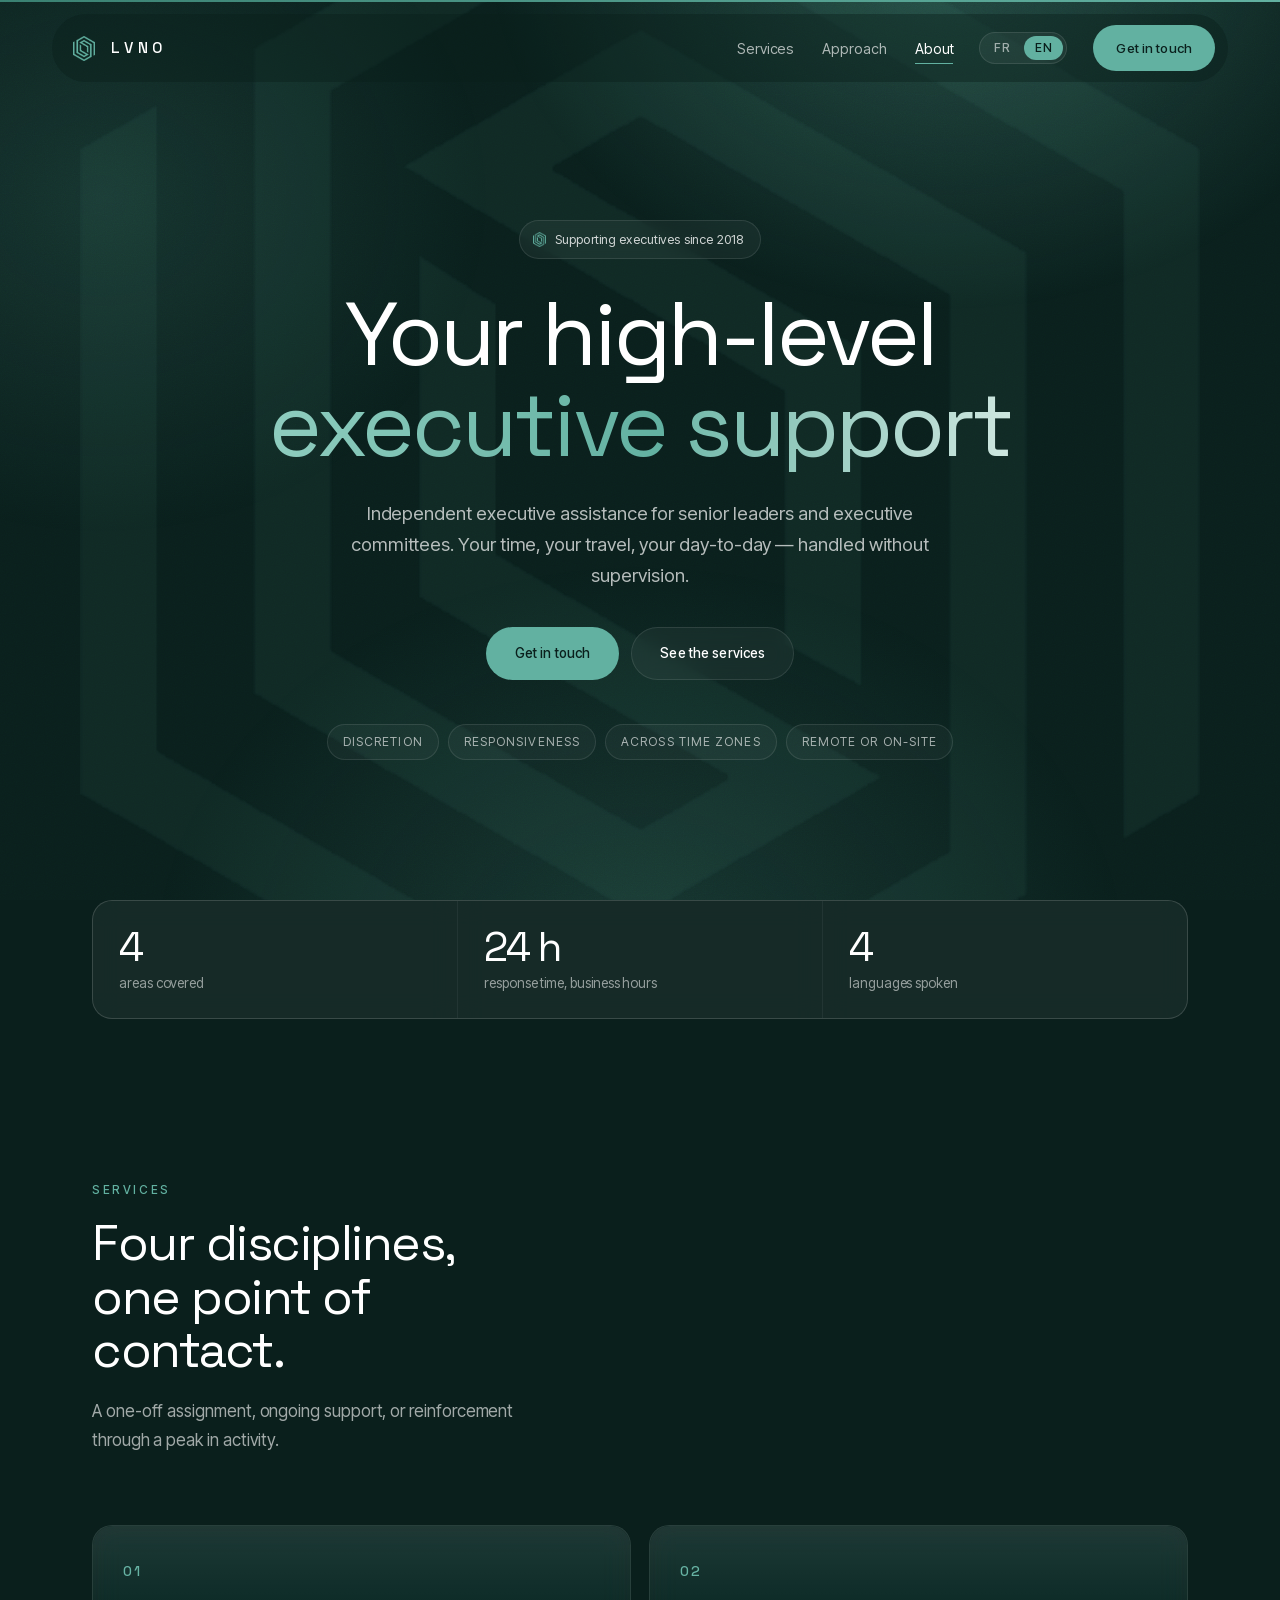
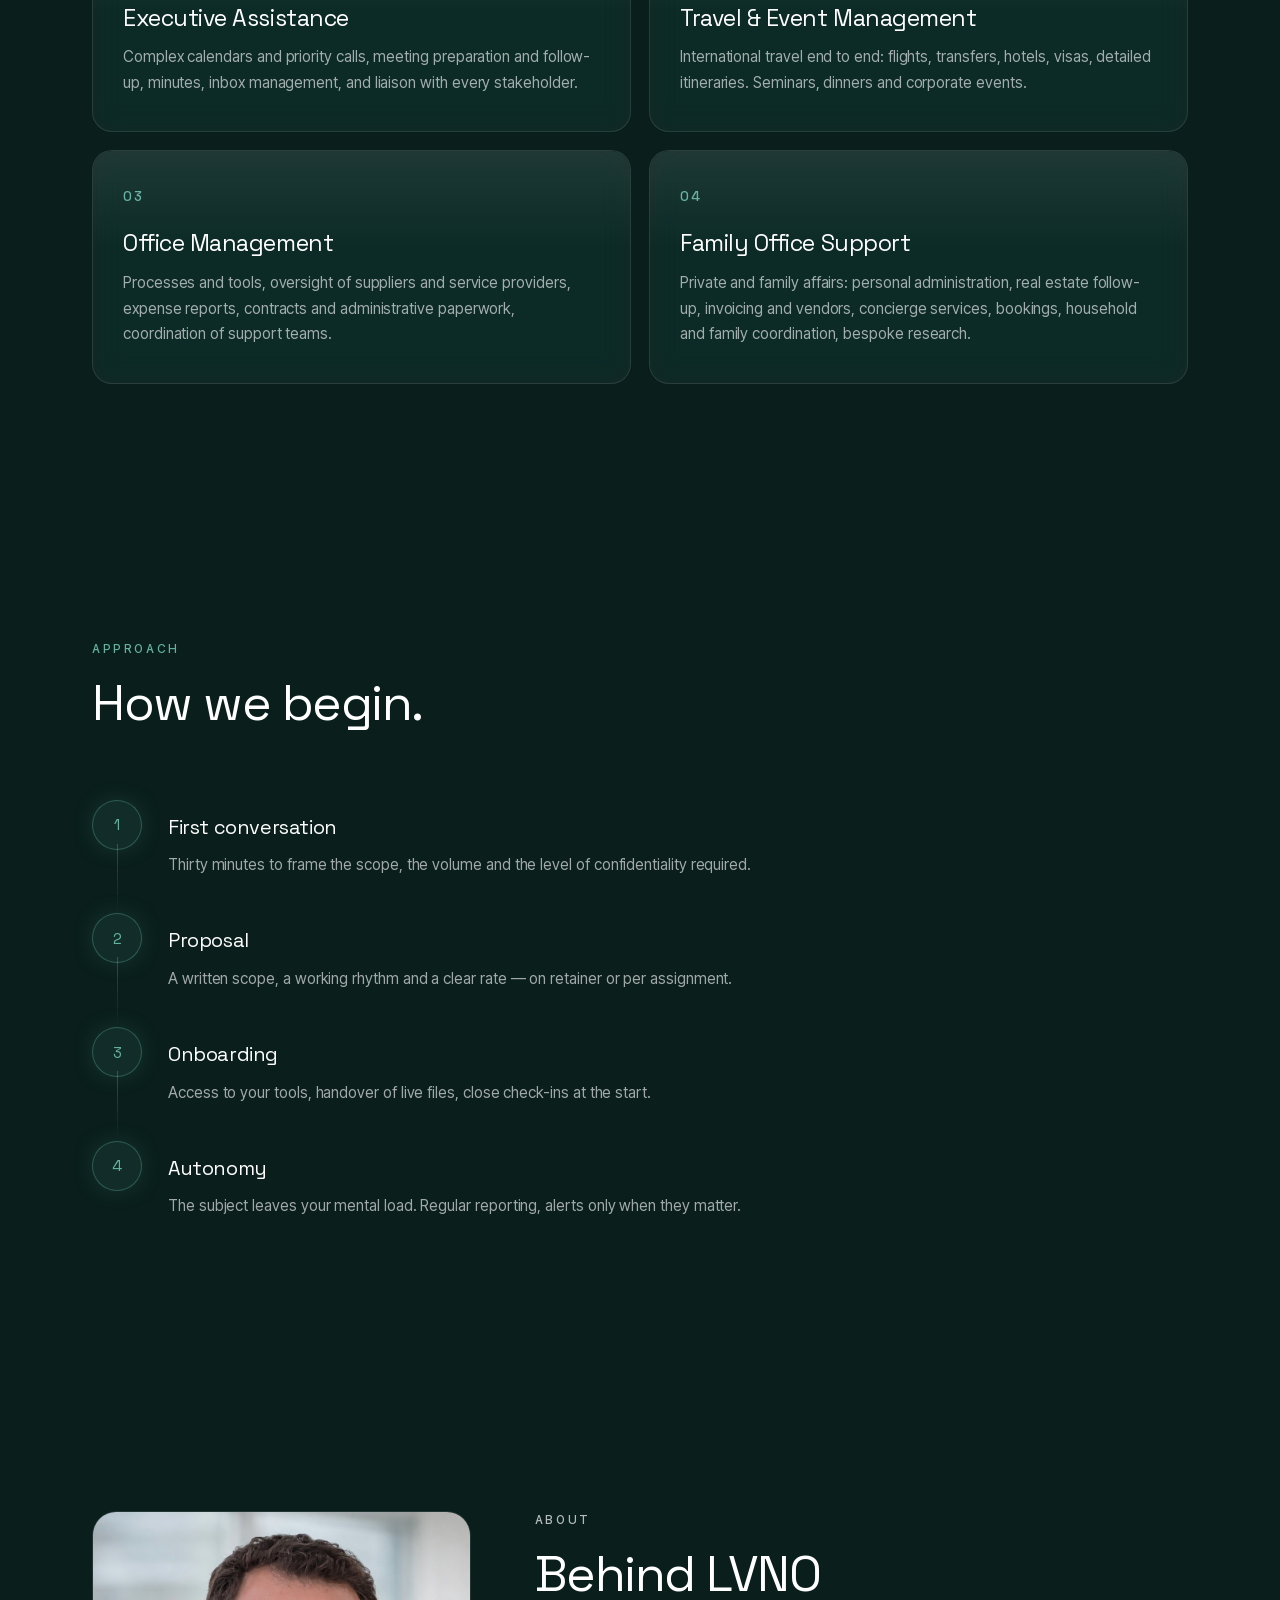
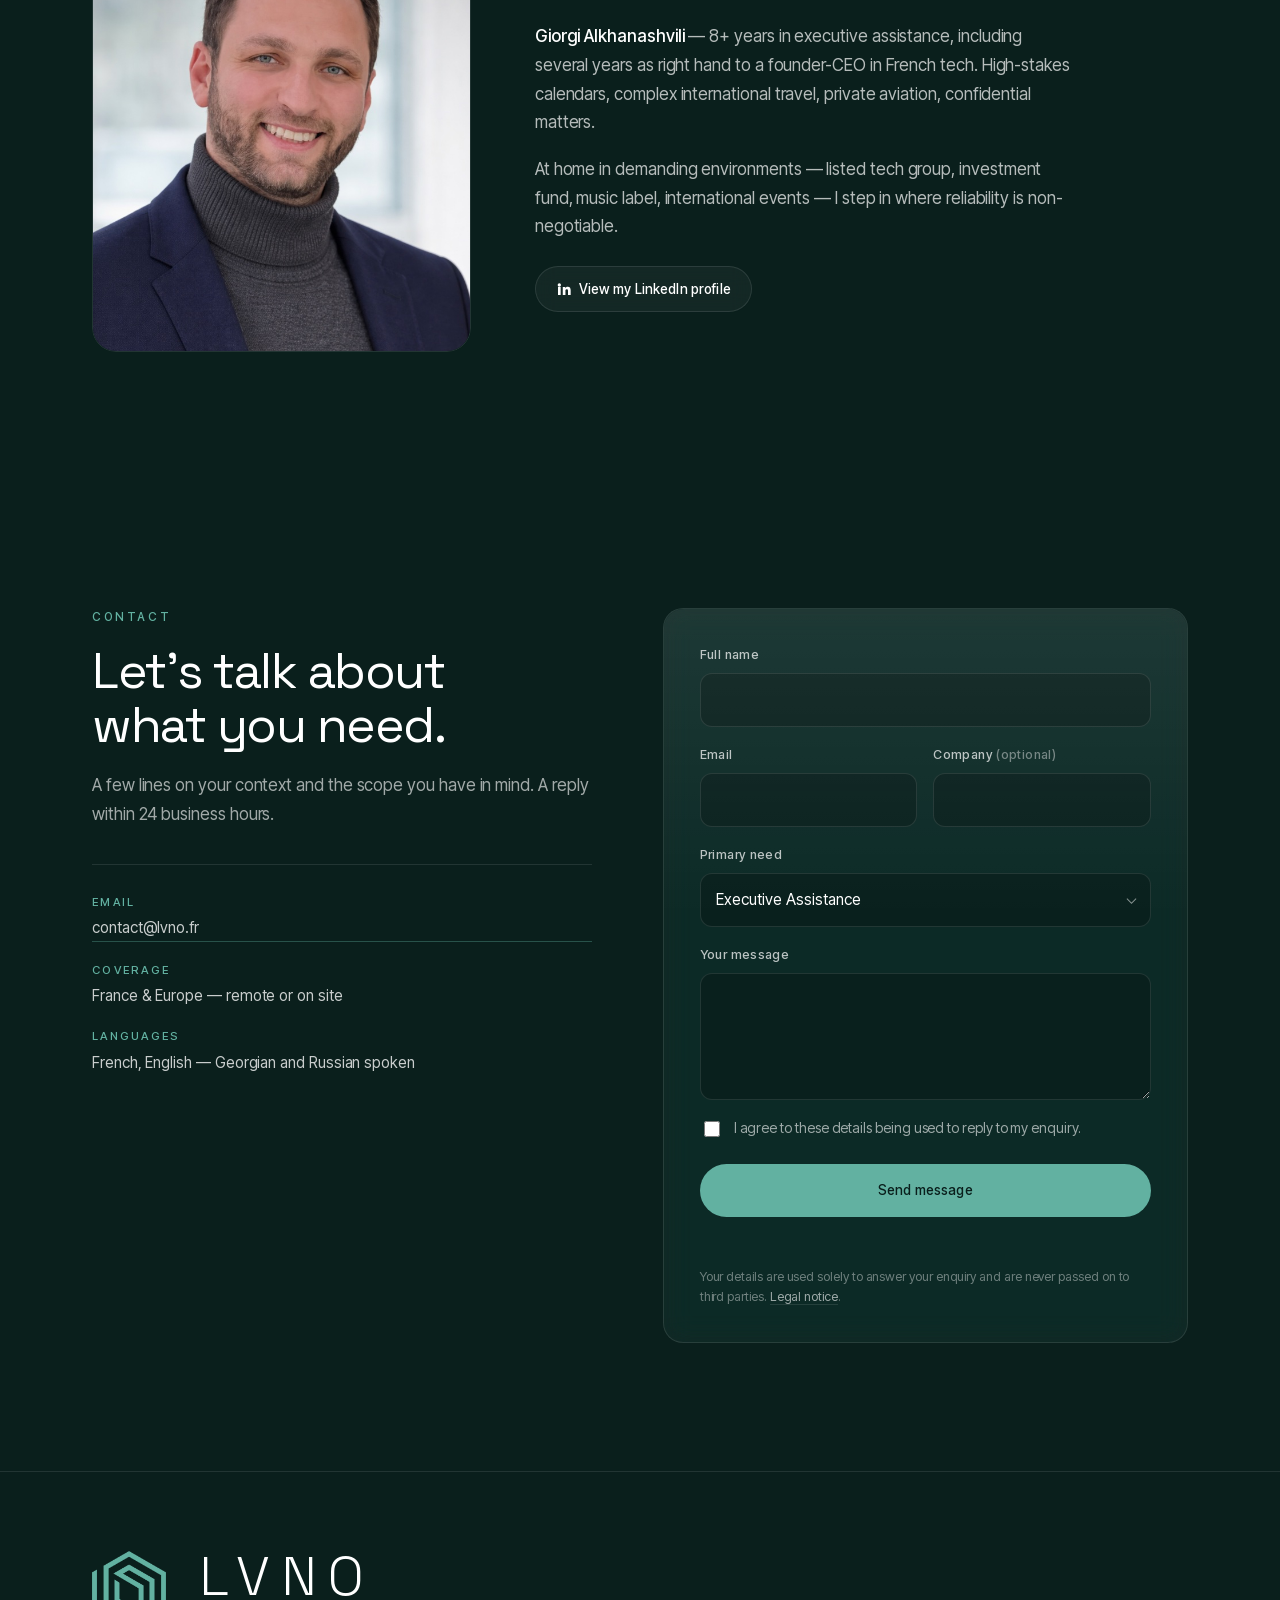
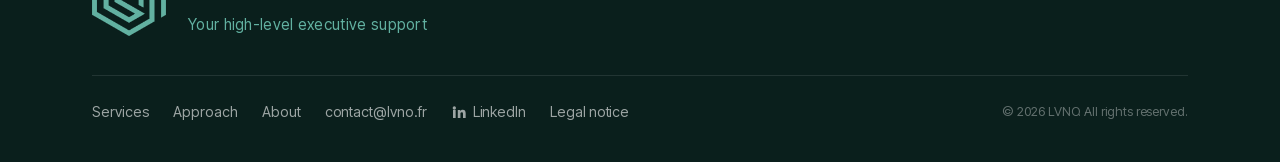
<file: index.html>
<!DOCTYPE html>
<html lang="en">
<head>
<meta charset="utf-8">
<meta name="viewport" content="width=device-width, initial-scale=1">
<title>LVNO — Your high-level executive support</title>
<meta name="description" content="LVNO — premium executive assistance for senior leaders and executive committees. High-stakes calendars, international travel, office management, family office support.">
<meta name="theme-color" content="#0A1F1C">
<link rel="canonical" href="https://lvno.fr/">
<link rel="alternate" hreflang="fr" href="https://lvno.fr/fr/">
<link rel="alternate" hreflang="en" href="https://lvno.fr/">
<link rel="alternate" hreflang="x-default" href="https://lvno.fr/">

<meta property="og:type" content="website">
<meta property="og:url" content="https://lvno.fr/">
<meta property="og:site_name" content="LVNO">
<meta property="og:title" content="LVNO — Your high-level executive support">
<meta property="og:description" content="Premium executive assistance for senior leaders and executive committees. Absolute discretion, unwavering standards.">
<meta property="og:locale" content="en_GB">
<meta property="og:locale:alternate" content="fr_FR">

<link rel="icon" href="/assets/img/favicon.png" sizes="180x180">
<link rel="apple-touch-icon" href="/assets/img/favicon.png">
<link rel="preload" href="/assets/fonts/inter-tight-latin.woff2" as="font" type="font/woff2" crossorigin>
<link rel="preload" href="/assets/fonts/space-grotesk-latin.woff2" as="font" type="font/woff2" crossorigin>
<link rel="stylesheet" href="/assets/css/base.css">
<link rel="stylesheet" href="/assets/css/style.css">

<script>
  /* Anglais par défaut pour tous les visiteurs : aucune détection de la langue
     du navigateur, nulle part dans le site. On ne bascule que si le visiteur a
     lui-même cliqué FR plus tôt dans la même visite. Un robot d'indexation,
     qui ne conserve rien, voit donc toujours l'anglais à la racine. */
  (function () {
    try {
      if (sessionStorage.getItem('lvno-lang') === 'fr') {
        location.replace('/fr/');
      }
    } catch (e) { /* stockage indisponible : on reste en anglais */ }
  })();
</script>

<script>
  /* Posé avant le premier rendu : sans cela le hero apparaîtrait une fraction
     de seconde avant d'être recouvert par l'intro. Volontairement en ligne et
     bloquant — trois lignes. Si le JavaScript est absent, la classe n'est pas
     posée et le site s'affiche normalement, sans intro. */
  (function () {
    try {
      if (window.matchMedia('(prefers-reduced-motion: reduce)').matches) { return; }
      if (sessionStorage.getItem('lvno-intro') === '1') { return; }
      document.documentElement.classList.add('intro-pending');
    } catch (e) { /* stockage indisponible : pas d'intro, rien de cassé */ }
  })();
</script>

<script type="application/ld+json">
{
  "@context": "https://schema.org",
  "@type": "ProfessionalService",
  "name": "LVNO",
  "description": "Premium executive assistance for senior leaders and executive committees.",
  "url": "https://lvno.fr/",
  "email": "contact@lvno.fr",
  "telephone": "+33695592948",
  "areaServed": "Europe",
  "availableLanguage": ["en", "fr", "ka", "ru"],
  "slogan": "Your high-level executive support",
  "founder": {
    "@type": "Person",
    "name": "Giorgi Alkhanashvili",
    "jobTitle": "Executive Assistant",
    "sameAs": "https://www.linkedin.com/in/giorgialkhanashvili/"
  }
}
</script>
</head>
<body>

<a class="skip-link" href="#services">Skip to content</a>
<div class="aura" aria-hidden="true"></div>
<div class="grain" aria-hidden="true"></div>
<div class="progress" data-progress aria-hidden="true"></div>

<header class="hdr" data-header>
  <div class="hdr-pill">
    <a class="wordmark" href="#top" aria-label="LVNO, home">
      <span class="mark mark-sm" aria-hidden="true"></span>
      <span class="wordmark-txt">LVNO</span>
    </a>

    <nav class="nav" data-nav aria-label="Main navigation">
      <ul>
        <li><a href="#services">Services</a></li>
        <li><a href="#approach">Approach</a></li>
        <li><a href="#about">About</a></li>
      </ul>
    </nav>

    <p class="lang" aria-label="Site language">
      <a href="/fr/" hreflang="fr" lang="fr" data-lang="fr">FR</a>
      <span class="lang-on" aria-current="true" data-lang="en">EN</span>
    </p>

    <a class="btn btn-solid hdr-cta" href="#contact">Get in touch</a>

    <button class="burger" data-nav-toggle aria-expanded="false"
            aria-label="Open menu" data-label-open="Open menu" data-label-close="Close menu">
      <span></span><span></span>
    </button>
  </div>
</header>

<main id="top">

  <!-- ================================================================ HERO -->
  <section class="hero">
    <div class="container hero-in">
      <p class="badge reveal" style="--k:0"><span class="mark" aria-hidden="true"></span>Supporting executives since 2018</p>
      <h1 class="display">
        <span class="wr"><span class="wi" style="--i:0">Your</span></span>
        <span class="wr"><span class="wi" style="--i:1">high-level</span></span><br>
        <span class="wr"><span class="wi g g1" style="--i:2">executive</span></span>
        <span class="wr"><span class="wi g g2" style="--i:3">support</span></span>
      </h1>
      <p class="lede reveal" style="--k:1" data-delay="2">
        Independent executive assistance for senior leaders and executive committees.
        Your time, your travel, your day-to-day — handled without supervision.
      </p>
      <div class="actions reveal" style="--k:2" data-delay="3">
        <a class="btn btn-solid" href="#contact">Get in touch</a>
        <a class="btn btn-glass" href="#services">See the services</a>
      </div>
      <ul class="chips reveal" style="--k:3" data-delay="4">
        <li>Discretion</li><li>Responsiveness</li><li>Across time zones</li><li>Remote or on-site</li>
      </ul>
    </div>
    <span class="hero-mark mark" aria-hidden="true"></span>
  </section>

  <!-- =============================================================== STATS -->
  <section class="stats-band" aria-label="Key figures">
    <div class="container">
      <ul class="stats">
        <li class="reveal">
          <strong><span data-count-to="4">4</span></strong>
          <span class="stat-lbl">areas covered</span>
        </li>
        <li class="reveal" data-delay="1">
          <strong><span data-count-to="24">24</span> h</strong>
          <span class="stat-lbl">response time, business hours</span>
        </li>
        <li class="reveal" data-delay="2">
          <strong><span data-count-to="4">4</span></strong>
          <span class="stat-lbl">languages spoken</span>
        </li>
      </ul>
    </div>
  </section>

  <!-- ============================================================ SERVICES -->
  <section class="sec services" id="services">
    <div class="container">
      <header class="sec-head reveal">
        <p class="tag">Services</p>
        <h2 class="h2">Four disciplines,<br>one point of contact.</h2>
        <p class="sec-lede">A one-off assignment, ongoing support, or reinforcement through a peak in activity.</p>
      </header>

      <div class="bento" data-spotlight>
        <article class="glass tile reveal">
          <span class="tile-n">01</span>
          <h3>Executive Assistance</h3>
          <p>Complex calendars and priority calls, meeting preparation and follow-up, minutes, inbox management, and liaison with every stakeholder.</p>
        </article>
        <article class="glass tile reveal" data-delay="1">
          <span class="tile-n">02</span>
          <h3>Travel &amp; Event Management</h3>
          <p>International travel end to end: flights, transfers, hotels, visas, detailed itineraries. Seminars, dinners and corporate events.</p>
        </article>
        <article class="glass tile reveal" data-delay="2">
          <span class="tile-n">03</span>
          <h3>Office Management</h3>
          <p>Processes and tools, oversight of suppliers and service providers, expense reports, contracts and administrative paperwork, coordination of support teams.</p>
        </article>
        <article class="glass tile reveal" data-delay="3">
          <span class="tile-n">04</span>
          <h3>Family Office Support</h3>
          <p>Private and family affairs: personal administration, real estate follow-up, invoicing and vendors, concierge services, bookings, household and family coordination, bespoke research.</p>
        </article>
      </div>
    </div>
  </section>

  <!-- ============================================================ APPROACH -->
  <section class="sec methode" id="approach">
    <div class="container">
      <header class="sec-head reveal">
        <p class="tag">Approach</p>
        <h2 class="h2">How we begin.</h2>
      </header>
      <ol class="stepper">
        <li class="stp reveal"><span class="stp-n">1</span>
          <div><h3>First conversation</h3><p>Thirty minutes to frame the scope, the volume and the level of confidentiality required.</p></div></li>
        <li class="stp reveal" data-delay="1"><span class="stp-n">2</span>
          <div><h3>Proposal</h3><p>A written scope, a working rhythm and a clear rate — on retainer or per assignment.</p></div></li>
        <li class="stp reveal" data-delay="2"><span class="stp-n">3</span>
          <div><h3>Onboarding</h3><p>Access to your tools, handover of live files, close check-ins at the start.</p></div></li>
        <li class="stp reveal" data-delay="3"><span class="stp-n">4</span>
          <div><h3>Autonomy</h3><p>The subject leaves your mental load. Regular reporting, alerts only when they matter.</p></div></li>
      </ol>
    </div>
  </section>

  <!-- =============================================================== ABOUT -->
  <section class="sec about" id="about">
    <div class="container about-grid">
      <figure class="portrait reveal">
        <img src="/assets/img/giorgi.jpg" width="659" height="768"
             alt="Portrait of Giorgi Alkhanashvili" loading="lazy" decoding="async">
      </figure>

      <div class="about-text">
        <p class="tag reveal">About</p>
        <h2 class="h2 reveal" data-delay="1">Behind LVNO</h2>
        <p class="reveal" data-delay="2">
          <strong>Giorgi Alkhanashvili</strong> — 8+ years in executive assistance,
          including several years as right hand to a founder-CEO in French tech.
          High-stakes calendars, complex international travel, private aviation,
          confidential matters.
        </p>
        <p class="reveal" data-delay="3">
          At home in demanding environments — listed tech group, investment fund,
          music label, international events — I step in where reliability
          is non-negotiable.
        </p>
        <p class="reveal" data-delay="4">
          <a class="btn btn-glass btn-sm" href="https://www.linkedin.com/in/giorgialkhanashvili/"
             target="_blank" rel="noopener noreferrer">
            <svg class="ico" viewBox="0 0 24 24" fill="currentColor" aria-hidden="true"><path d="M4.98 3.5a2.5 2.5 0 1 1 0 5 2.5 2.5 0 0 1 0-5ZM3 9h4v12H3V9Zm7 0h3.8v1.7h.05c.53-1 1.83-2.05 3.76-2.05C21.15 8.65 22 10.9 22 14v7h-4v-6.2c0-1.5-.53-2.5-1.85-2.5-1 0-1.6.67-1.87 1.32-.1.23-.12.55-.12.87V21h-4V9Z"/></svg>
            View my LinkedIn profile
          </a>
        </p>
      </div>
    </div>
  </section>

  <!-- ============================================================= CONTACT -->
  <section class="sec contact" id="contact">
    <div class="container contact-grid">
      <div>
        <p class="tag reveal">Contact</p>
        <h2 class="h2 reveal" data-delay="1">Let’s talk about<br>what you need.</h2>
        <p class="sec-lede reveal" data-delay="2">
          A few lines on your context and the scope you have in mind.
          A reply within 24 business hours.
        </p>
        <ul class="meta reveal" data-delay="3">
          <li><span>Email</span><a href="mailto:contact@lvno.fr">contact@lvno.fr</a></li>
          <li><span>Coverage</span>France &amp; Europe — remote or on site</li>
          <li><span>Languages</span>French, English — Georgian and Russian spoken</li>
        </ul>
      </div>

      <form class="glass form reveal" data-delay="2" data-form
            action="https://formspree.io/f/xbgjkgwd" method="POST" novalidate
            data-msg-invalid="Please complete the highlighted fields."
            data-msg-unset="This form is not configured yet: add your Formspree URL to the form’s action attribute. In the meantime, please write to contact@lvno.fr."
            data-msg-sending="Sending…"
            data-msg-ok="Message sent. You will hear back within 24 business hours."
            data-msg-error="Sending failed. Please try again, or write to contact@lvno.fr.">
        <div class="f"><label for="f-name">Full name</label>
          <input id="f-name" name="name" type="text" autocomplete="name" required></div>
        <div class="f2">
          <div class="f"><label for="f-mail">Email</label>
            <input id="f-mail" name="email" type="email" autocomplete="email" required></div>
          <div class="f"><label for="f-co">Company <em>(optional)</em></label>
            <input id="f-co" name="company" type="text" autocomplete="organization"></div>
        </div>
        <div class="f"><label for="f-need">Primary need</label>
          <div class="sel"><select id="f-need" name="need">
            <option>Executive Assistance</option><option>Travel &amp; Event Management</option>
            <option>Office Management</option><option>Family Office Support</option>
            <option>Other / to be defined</option>
          </select></div></div>
        <div class="f"><label for="f-msg">Your message</label>
          <textarea id="f-msg" name="message" rows="4" required></textarea></div>
        <label class="consent"><input type="checkbox" name="consent" required>
          <span>I agree to these details being used to reply to my enquiry.</span></label>
        <input class="gotcha" type="text" name="_gotcha" tabindex="-1" autocomplete="off" aria-hidden="true">
        <input type="hidden" name="_subject" value="New enquiry from lvno.fr (EN)">
        <input type="hidden" name="_next" value="https://lvno.fr/?sent=1#contact">
        <input type="hidden" name="_language" value="en">
        <button class="btn btn-solid btn-block" type="submit" data-submit>
          <span class="btn-label">Send message</span></button>
        <p class="form-status" data-status role="status" aria-live="polite"></p>
        <p class="form-note">Your details are used solely to answer your enquiry
          and are never passed on to third parties.
          <a href="/legal-notice.html">Legal notice</a>.</p>
      </form>
    </div>
  </section>
</main>

<footer class="ftr">
  <div class="container">
    <div class="ftr-lockup">
      <span class="mark" aria-hidden="true"></span>
      <div>
        <span class="ftr-word">LVNO</span>
        <span class="ftr-base">Your high-level executive support</span>
      </div>
    </div>
    <div class="ftr-bottom">
      <nav class="ftr-nav" aria-label="Footer">
        <a href="#services">Services</a>
        <a href="#approach">Approach</a>
        <a href="#about">About</a>
        <a href="mailto:contact@lvno.fr">contact@lvno.fr</a>
        <a href="https://www.linkedin.com/in/giorgialkhanashvili/" target="_blank" rel="noopener noreferrer">
          <svg class="ico" viewBox="0 0 24 24" fill="currentColor" aria-hidden="true"><path d="M4.98 3.5a2.5 2.5 0 1 1 0 5 2.5 2.5 0 0 1 0-5ZM3 9h4v12H3V9Zm7 0h3.8v1.7h.05c.53-1 1.83-2.05 3.76-2.05C21.15 8.65 22 10.9 22 14v7h-4v-6.2c0-1.5-.53-2.5-1.85-2.5-1 0-1.6.67-1.87 1.32-.1.23-.12.55-.12.87V21h-4V9Z"/></svg>
          LinkedIn</a>
        <a href="/legal-notice.html">Legal notice</a>
      </nav>
      <p class="ftr-legal">© <span data-year>2026</span> LVNO. All rights reserved.</p>
    </div>
  </div>
</footer>

<button class="to-top" data-to-top type="button" aria-label="Back to top">
  <svg viewBox="0 0 24 24" fill="none" stroke="currentColor" stroke-width="1.7"
       stroke-linecap="round" stroke-linejoin="round" aria-hidden="true">
    <path d="M12 19V5M5 12l7-7 7 7"/>
  </svg>
</button>

<script src="/assets/js/site.js" defer></script>
<script src="/assets/js/motion.js" defer></script>
<script>
/* Spotlight that follows the cursor across the services grid. */
(function () {
  if (window.matchMedia('(prefers-reduced-motion: reduce)').matches) { return; }
  if (!window.matchMedia('(hover: hover)').matches) { return; }
  var grid = document.querySelector('[data-spotlight]');
  if (!grid) { return; }
  var tiles = Array.prototype.slice.call(grid.querySelectorAll('.tile'));
  var queued = false, ev = null;
  grid.addEventListener('pointermove', function (e) {
    ev = e;
    if (queued) { return; }
    queued = true;
    requestAnimationFrame(function () {
      queued = false;
      tiles.forEach(function (t) {
        var r = t.getBoundingClientRect();
        t.style.setProperty('--mx', (ev.clientX - r.left) + 'px');
        t.style.setProperty('--my', (ev.clientY - r.top) + 'px');
      });
    });
  });
  grid.addEventListener('pointerleave', function () {
    tiles.forEach(function (t) { t.style.removeProperty('--mx'); t.style.removeProperty('--my'); });
  });
})();
</script>
</body>
</html>
</file>
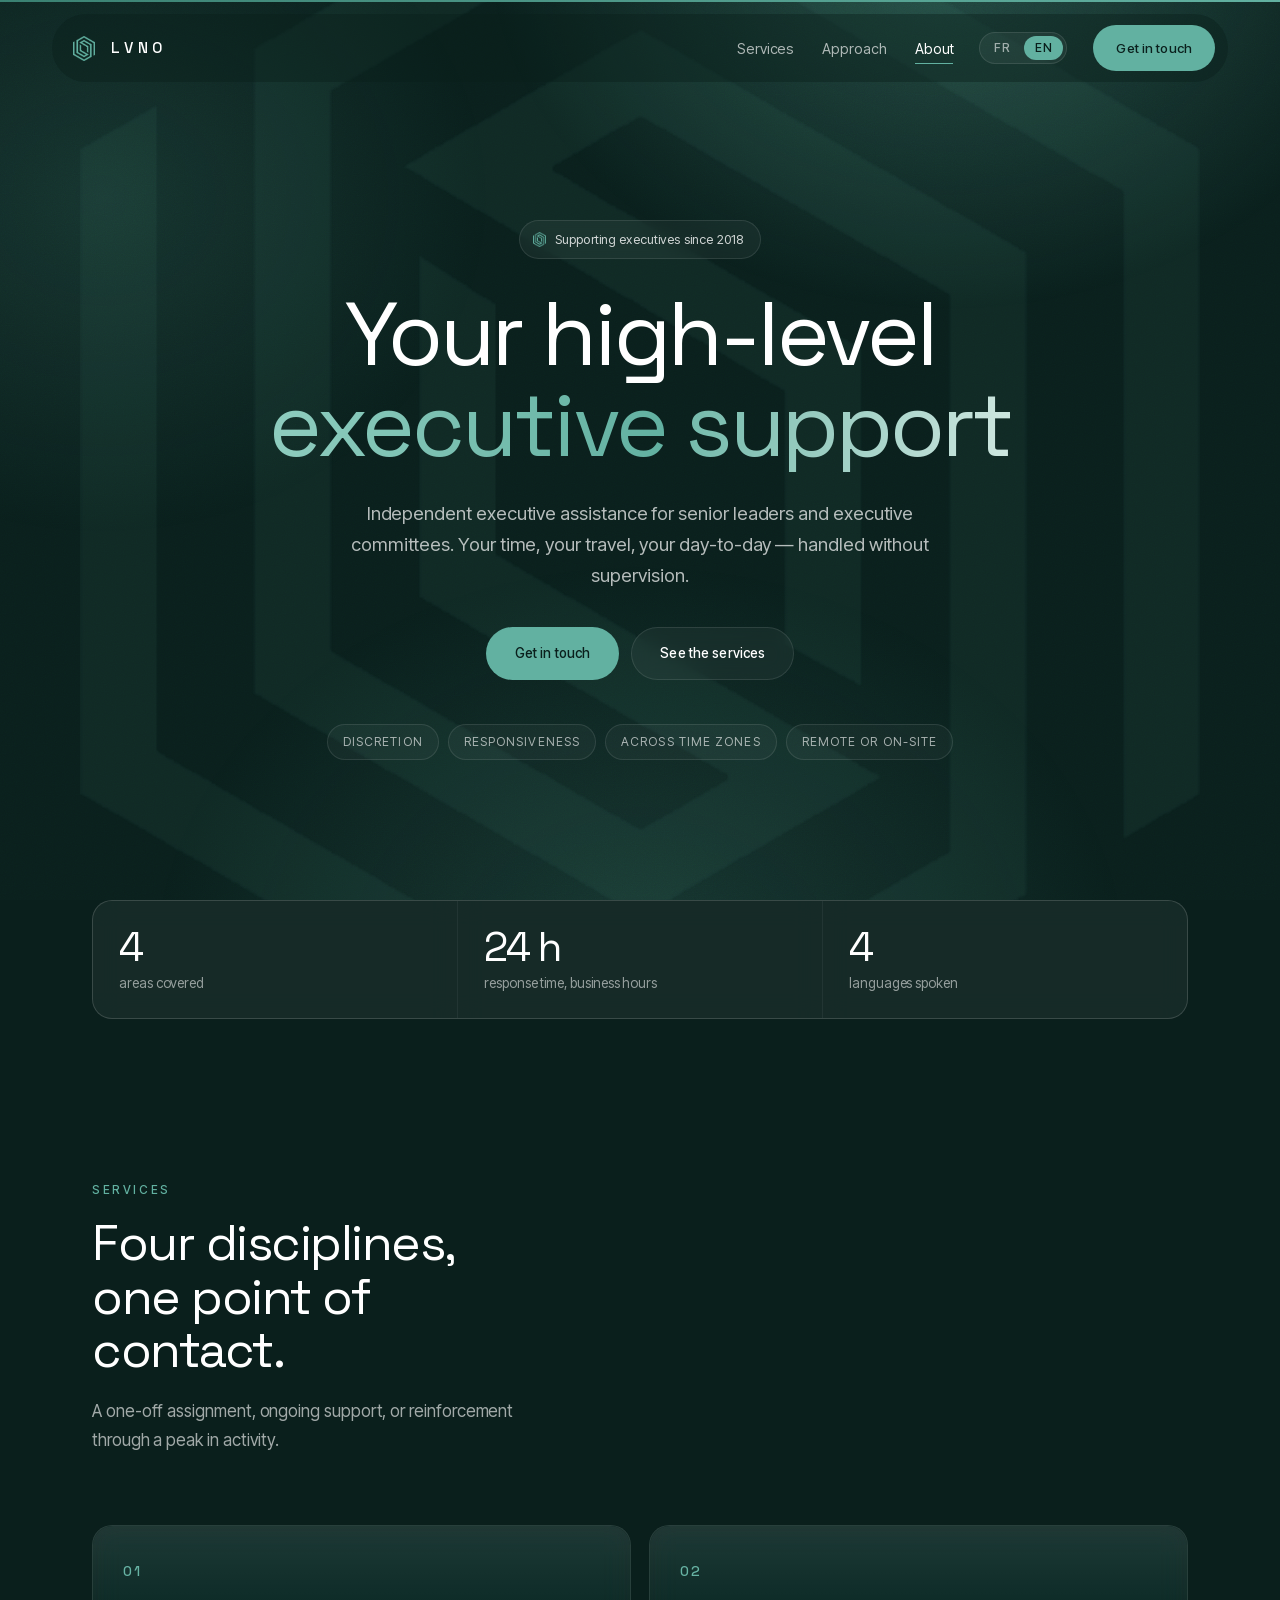
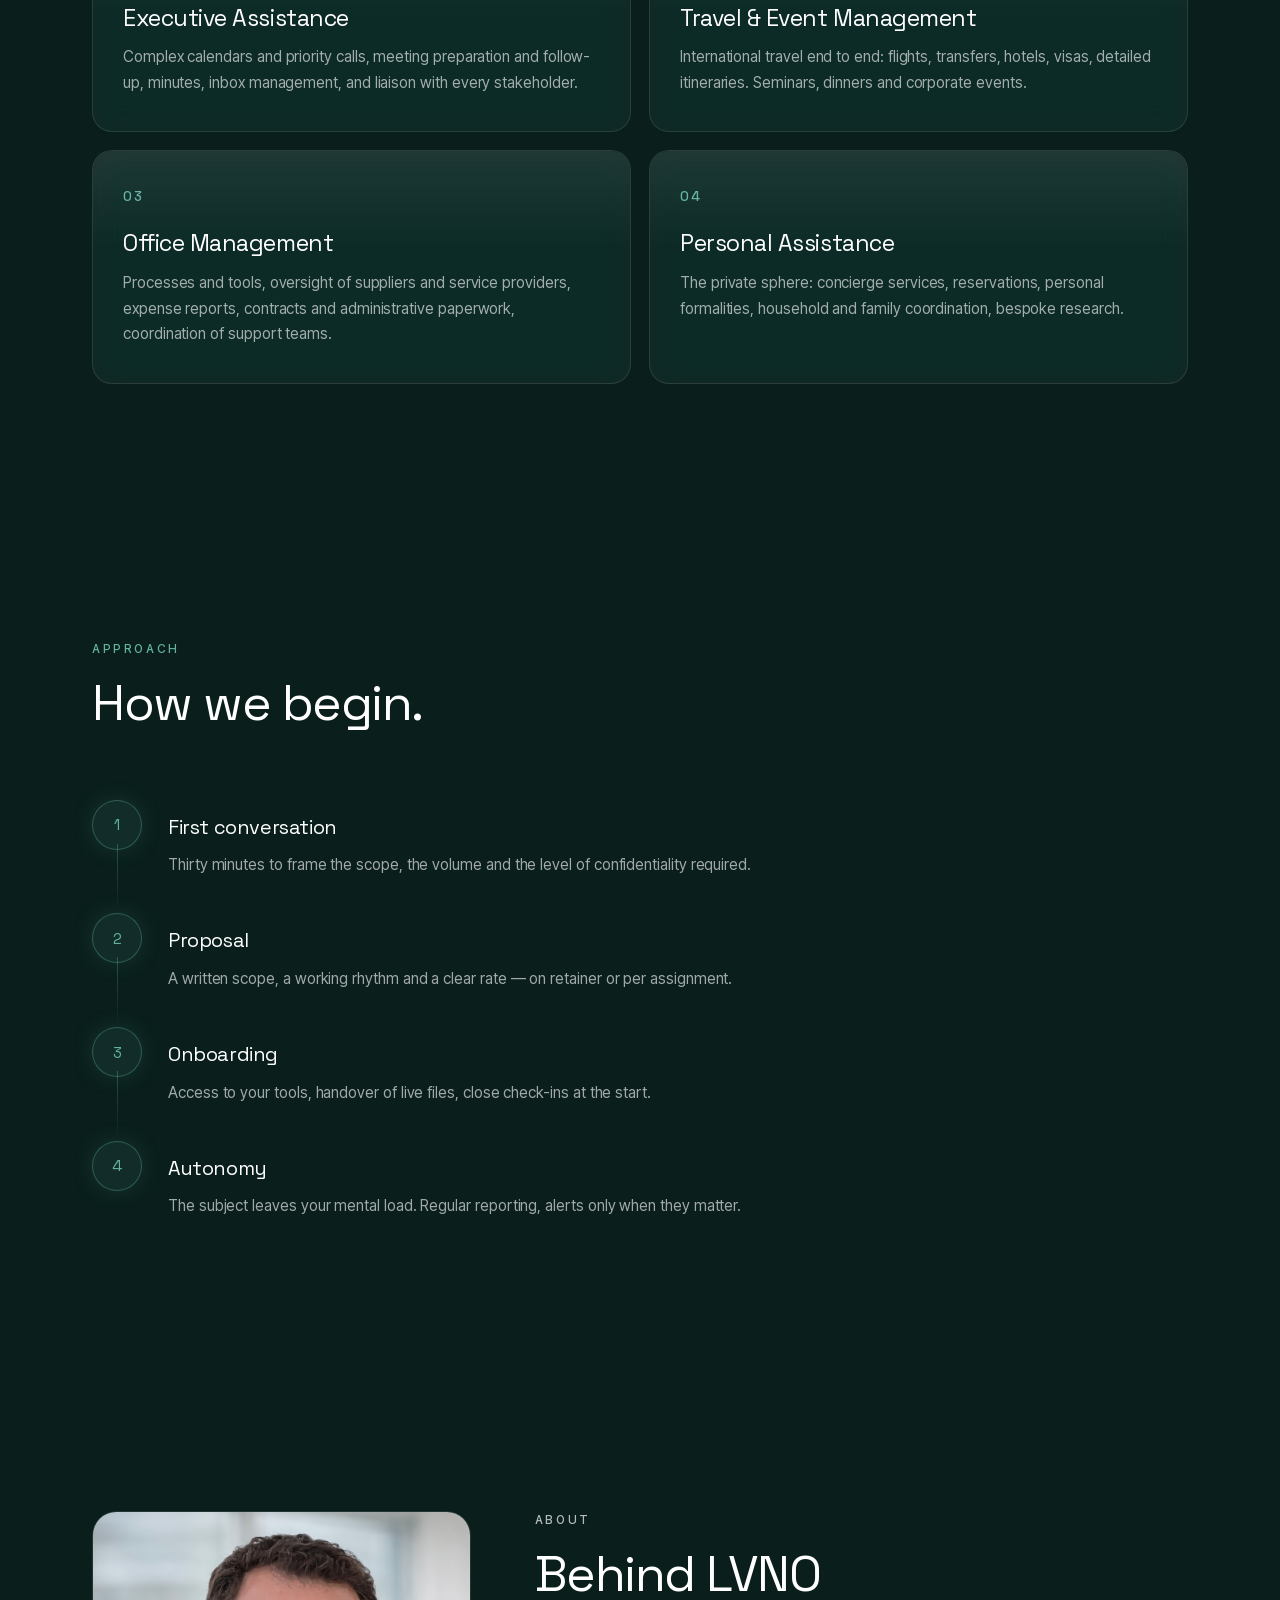
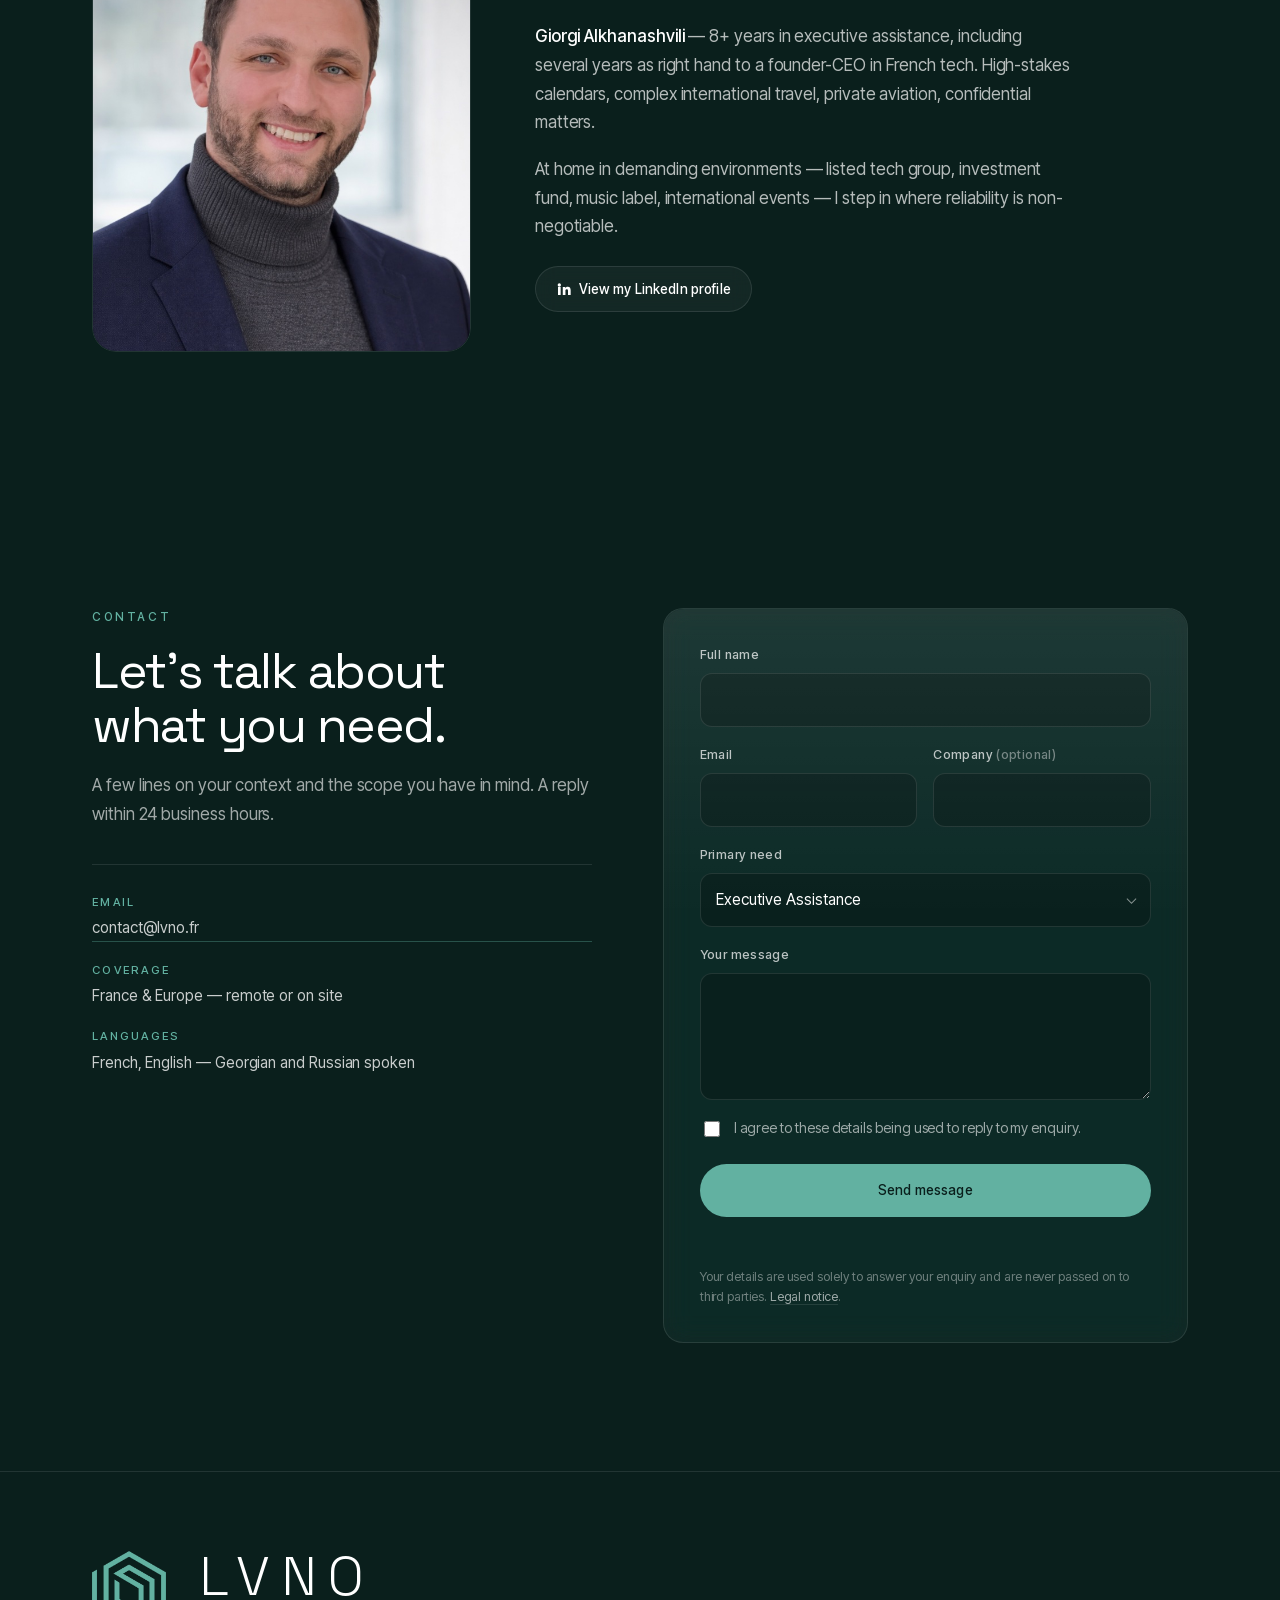
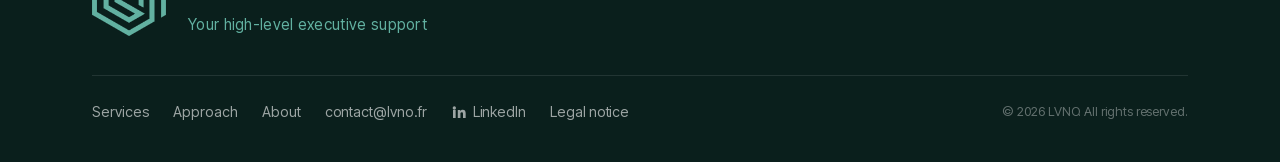
<file: en/index.html>
<!DOCTYPE html>
<html lang="en">
<head>
<meta charset="utf-8">
<meta name="viewport" content="width=device-width, initial-scale=1">
<title>LVNO — Your high-level executive support</title>
<meta name="description" content="LVNO — premium executive assistance for senior leaders and executive committees. High-stakes calendars, international travel, office management, personal assistance.">
<meta name="theme-color" content="#0A1F1C">
<link rel="canonical" href="https://lvno.fr/en/">
<link rel="alternate" hreflang="fr" href="https://lvno.fr/">
<link rel="alternate" hreflang="en" href="https://lvno.fr/en/">
<link rel="alternate" hreflang="x-default" href="https://lvno.fr/">

<meta property="og:type" content="website">
<meta property="og:url" content="https://lvno.fr/en/">
<meta property="og:site_name" content="LVNO">
<meta property="og:title" content="LVNO — Your high-level executive support">
<meta property="og:description" content="Premium executive assistance for senior leaders and executive committees. Absolute discretion, unwavering standards.">
<meta property="og:locale" content="en_GB">
<meta property="og:locale:alternate" content="fr_FR">

<link rel="icon" href="/assets/img/favicon.png" sizes="180x180">
<link rel="apple-touch-icon" href="/assets/img/favicon.png">
<link rel="preload" href="/assets/fonts/inter-tight-latin.woff2" as="font" type="font/woff2" crossorigin>
<link rel="preload" href="/assets/fonts/space-grotesk-latin.woff2" as="font" type="font/woff2" crossorigin>
<link rel="stylesheet" href="/assets/css/base.css">
<link rel="stylesheet" href="/assets/css/style.css">

<script>
  /* Posé avant le premier rendu : sans cela le hero apparaîtrait une fraction
     de seconde avant d'être recouvert par l'intro. Volontairement en ligne et
     bloquant — trois lignes. Si le JavaScript est absent, la classe n'est pas
     posée et le site s'affiche normalement, sans intro. */
  (function () {
    try {
      if (window.matchMedia('(prefers-reduced-motion: reduce)').matches) { return; }
      if (sessionStorage.getItem('lvno-intro') === '1') { return; }
      document.documentElement.classList.add('intro-pending');
    } catch (e) { /* stockage indisponible : pas d'intro, rien de cassé */ }
  })();
</script>

<script type="application/ld+json">
{
  "@context": "https://schema.org",
  "@type": "ProfessionalService",
  "name": "LVNO",
  "description": "Premium executive assistance for senior leaders and executive committees.",
  "url": "https://lvno.fr/en/",
  "email": "contact@lvno.fr",
  "telephone": "+33695592948",
  "areaServed": "Europe",
  "availableLanguage": ["en", "fr", "ka", "ru"],
  "slogan": "Your high-level executive support",
  "founder": {
    "@type": "Person",
    "name": "Giorgi Alkhanashvili",
    "jobTitle": "Executive Assistant",
    "sameAs": "https://www.linkedin.com/in/giorgialkhanashvili/"
  }
}
</script>
</head>
<body>

<a class="skip-link" href="#services">Skip to content</a>
<div class="aura" aria-hidden="true"></div>
<div class="grain" aria-hidden="true"></div>
<div class="progress" data-progress aria-hidden="true"></div>

<header class="hdr" data-header>
  <div class="hdr-pill">
    <a class="wordmark" href="#top" aria-label="LVNO, home">
      <span class="mark mark-sm" aria-hidden="true"></span>
      <span class="wordmark-txt">LVNO</span>
    </a>

    <nav class="nav" data-nav aria-label="Main navigation">
      <ul>
        <li><a href="#services">Services</a></li>
        <li><a href="#approach">Approach</a></li>
        <li><a href="#about">About</a></li>
      </ul>
    </nav>

    <p class="lang" aria-label="Site language">
      <a href="/" hreflang="fr" lang="fr">FR</a>
      <span class="lang-on" aria-current="true">EN</span>
    </p>

    <a class="btn btn-solid hdr-cta" href="#contact">Get in touch</a>

    <button class="burger" data-nav-toggle aria-expanded="false"
            aria-label="Open menu" data-label-open="Open menu" data-label-close="Close menu">
      <span></span><span></span>
    </button>
  </div>
</header>

<main id="top">

  <!-- ================================================================ HERO -->
  <section class="hero">
    <div class="container hero-in">
      <p class="badge reveal" style="--k:0"><span class="mark" aria-hidden="true"></span>Supporting executives since 2018</p>
      <h1 class="display">
        <span class="wr"><span class="wi" style="--i:0">Your</span></span>
        <span class="wr"><span class="wi" style="--i:1">high-level</span></span><br>
        <span class="wr"><span class="wi g g1" style="--i:2">executive</span></span>
        <span class="wr"><span class="wi g g2" style="--i:3">support</span></span>
      </h1>
      <p class="lede reveal" style="--k:1" data-delay="2">
        Independent executive assistance for senior leaders and executive committees.
        Your time, your travel, your day-to-day — handled without supervision.
      </p>
      <div class="actions reveal" style="--k:2" data-delay="3">
        <a class="btn btn-solid" href="#contact">Get in touch</a>
        <a class="btn btn-glass" href="#services">See the services</a>
      </div>
      <ul class="chips reveal" style="--k:3" data-delay="4">
        <li>Discretion</li><li>Responsiveness</li><li>Across time zones</li><li>Remote or on-site</li>
      </ul>
    </div>
    <span class="hero-mark mark" aria-hidden="true"></span>
  </section>

  <!-- =============================================================== STATS -->
  <section class="stats-band" aria-label="Key figures">
    <div class="container">
      <ul class="stats">
        <li class="reveal">
          <strong><span data-count-to="4">4</span></strong>
          <span class="stat-lbl">areas covered</span>
        </li>
        <li class="reveal" data-delay="1">
          <strong><span data-count-to="24">24</span> h</strong>
          <span class="stat-lbl">response time, business hours</span>
        </li>
        <li class="reveal" data-delay="2">
          <strong><span data-count-to="4">4</span></strong>
          <span class="stat-lbl">languages spoken</span>
        </li>
      </ul>
    </div>
  </section>

  <!-- ============================================================ SERVICES -->
  <section class="sec services" id="services">
    <div class="container">
      <header class="sec-head reveal">
        <p class="tag">Services</p>
        <h2 class="h2">Four disciplines,<br>one point of contact.</h2>
        <p class="sec-lede">A one-off assignment, ongoing support, or reinforcement through a peak in activity.</p>
      </header>

      <div class="bento" data-spotlight>
        <article class="glass tile reveal">
          <span class="tile-n">01</span>
          <h3>Executive Assistance</h3>
          <p>Complex calendars and priority calls, meeting preparation and follow-up, minutes, inbox management, and liaison with every stakeholder.</p>
        </article>
        <article class="glass tile reveal" data-delay="1">
          <span class="tile-n">02</span>
          <h3>Travel &amp; Event Management</h3>
          <p>International travel end to end: flights, transfers, hotels, visas, detailed itineraries. Seminars, dinners and corporate events.</p>
        </article>
        <article class="glass tile reveal" data-delay="2">
          <span class="tile-n">03</span>
          <h3>Office Management</h3>
          <p>Processes and tools, oversight of suppliers and service providers, expense reports, contracts and administrative paperwork, coordination of support teams.</p>
        </article>
        <article class="glass tile reveal" data-delay="3">
          <span class="tile-n">04</span>
          <h3>Personal Assistance</h3>
          <p>The private sphere: concierge services, reservations, personal formalities, household and family coordination, bespoke research.</p>
        </article>
      </div>
    </div>
  </section>

  <!-- ============================================================ APPROACH -->
  <section class="sec methode" id="approach">
    <div class="container">
      <header class="sec-head reveal">
        <p class="tag">Approach</p>
        <h2 class="h2">How we begin.</h2>
      </header>
      <ol class="stepper">
        <li class="stp reveal"><span class="stp-n">1</span>
          <div><h3>First conversation</h3><p>Thirty minutes to frame the scope, the volume and the level of confidentiality required.</p></div></li>
        <li class="stp reveal" data-delay="1"><span class="stp-n">2</span>
          <div><h3>Proposal</h3><p>A written scope, a working rhythm and a clear rate — on retainer or per assignment.</p></div></li>
        <li class="stp reveal" data-delay="2"><span class="stp-n">3</span>
          <div><h3>Onboarding</h3><p>Access to your tools, handover of live files, close check-ins at the start.</p></div></li>
        <li class="stp reveal" data-delay="3"><span class="stp-n">4</span>
          <div><h3>Autonomy</h3><p>The subject leaves your mental load. Regular reporting, alerts only when they matter.</p></div></li>
      </ol>
    </div>
  </section>

  <!-- =============================================================== ABOUT -->
  <section class="sec about" id="about">
    <div class="container about-grid">
      <figure class="portrait reveal">
        <img src="/assets/img/giorgi.jpg" width="659" height="768"
             alt="Portrait of Giorgi Alkhanashvili" loading="lazy" decoding="async">
      </figure>

      <div class="about-text">
        <p class="tag reveal">About</p>
        <h2 class="h2 reveal" data-delay="1">Behind LVNO</h2>
        <p class="reveal" data-delay="2">
          <strong>Giorgi Alkhanashvili</strong> — 8+ years in executive assistance,
          including several years as right hand to a founder-CEO in French tech.
          High-stakes calendars, complex international travel, private aviation,
          confidential matters.
        </p>
        <p class="reveal" data-delay="3">
          At home in demanding environments — listed tech group, investment fund,
          music label, international events — I step in where reliability
          is non-negotiable.
        </p>
        <p class="reveal" data-delay="4">
          <a class="btn btn-glass btn-sm" href="https://www.linkedin.com/in/giorgialkhanashvili/"
             target="_blank" rel="noopener noreferrer">
            <svg class="ico" viewBox="0 0 24 24" fill="currentColor" aria-hidden="true"><path d="M4.98 3.5a2.5 2.5 0 1 1 0 5 2.5 2.5 0 0 1 0-5ZM3 9h4v12H3V9Zm7 0h3.8v1.7h.05c.53-1 1.83-2.05 3.76-2.05C21.15 8.65 22 10.9 22 14v7h-4v-6.2c0-1.5-.53-2.5-1.85-2.5-1 0-1.6.67-1.87 1.32-.1.23-.12.55-.12.87V21h-4V9Z"/></svg>
            View my LinkedIn profile
          </a>
        </p>
      </div>
    </div>
  </section>

  <!-- ============================================================= CONTACT -->
  <section class="sec contact" id="contact">
    <div class="container contact-grid">
      <div>
        <p class="tag reveal">Contact</p>
        <h2 class="h2 reveal" data-delay="1">Let’s talk about<br>what you need.</h2>
        <p class="sec-lede reveal" data-delay="2">
          A few lines on your context and the scope you have in mind.
          A reply within 24 business hours.
        </p>
        <ul class="meta reveal" data-delay="3">
          <li><span>Email</span><a href="mailto:contact@lvno.fr">contact@lvno.fr</a></li>
          <li><span>Coverage</span>France &amp; Europe — remote or on site</li>
          <li><span>Languages</span>French, English — Georgian and Russian spoken</li>
        </ul>
      </div>

      <form class="glass form reveal" data-delay="2" data-form
            action="https://formspree.io/f/xbgjkgwd" method="POST" novalidate
            data-msg-invalid="Please complete the highlighted fields."
            data-msg-unset="This form is not configured yet: add your Formspree URL to the form’s action attribute. In the meantime, please write to contact@lvno.fr."
            data-msg-sending="Sending…"
            data-msg-ok="Message sent. You will hear back within 24 business hours."
            data-msg-error="Sending failed. Please try again, or write to contact@lvno.fr.">
        <div class="f"><label for="f-name">Full name</label>
          <input id="f-name" name="name" type="text" autocomplete="name" required></div>
        <div class="f2">
          <div class="f"><label for="f-mail">Email</label>
            <input id="f-mail" name="email" type="email" autocomplete="email" required></div>
          <div class="f"><label for="f-co">Company <em>(optional)</em></label>
            <input id="f-co" name="company" type="text" autocomplete="organization"></div>
        </div>
        <div class="f"><label for="f-need">Primary need</label>
          <div class="sel"><select id="f-need" name="need">
            <option>Executive Assistance</option><option>Travel &amp; Event Management</option>
            <option>Office Management</option><option>Personal Assistance</option>
            <option>Other / to be defined</option>
          </select></div></div>
        <div class="f"><label for="f-msg">Your message</label>
          <textarea id="f-msg" name="message" rows="4" required></textarea></div>
        <label class="consent"><input type="checkbox" name="consent" required>
          <span>I agree to these details being used to reply to my enquiry.</span></label>
        <input class="gotcha" type="text" name="_gotcha" tabindex="-1" autocomplete="off" aria-hidden="true">
        <input type="hidden" name="_subject" value="New enquiry from lvno.fr (EN)">
        <input type="hidden" name="_language" value="en">
        <button class="btn btn-solid btn-block" type="submit" data-submit>
          <span class="btn-label">Send message</span></button>
        <p class="form-status" data-status role="status" aria-live="polite"></p>
        <p class="form-note">Your details are used solely to answer your enquiry
          and are never passed on to third parties.
          <a href="/en/legal-notice.html">Legal notice</a>.</p>
      </form>
    </div>
  </section>
</main>

<footer class="ftr">
  <div class="container">
    <div class="ftr-lockup">
      <span class="mark" aria-hidden="true"></span>
      <div>
        <span class="ftr-word">LVNO</span>
        <span class="ftr-base">Your high-level executive support</span>
      </div>
    </div>
    <div class="ftr-bottom">
      <nav class="ftr-nav" aria-label="Footer">
        <a href="#services">Services</a>
        <a href="#approach">Approach</a>
        <a href="#about">About</a>
        <a href="mailto:contact@lvno.fr">contact@lvno.fr</a>
        <a href="https://www.linkedin.com/in/giorgialkhanashvili/" target="_blank" rel="noopener noreferrer">
          <svg class="ico" viewBox="0 0 24 24" fill="currentColor" aria-hidden="true"><path d="M4.98 3.5a2.5 2.5 0 1 1 0 5 2.5 2.5 0 0 1 0-5ZM3 9h4v12H3V9Zm7 0h3.8v1.7h.05c.53-1 1.83-2.05 3.76-2.05C21.15 8.65 22 10.9 22 14v7h-4v-6.2c0-1.5-.53-2.5-1.85-2.5-1 0-1.6.67-1.87 1.32-.1.23-.12.55-.12.87V21h-4V9Z"/></svg>
          LinkedIn</a>
        <a href="/en/legal-notice.html">Legal notice</a>
      </nav>
      <p class="ftr-legal">© <span data-year>2026</span> LVNO. All rights reserved.</p>
    </div>
  </div>
</footer>

<button class="to-top" data-to-top type="button" aria-label="Back to top">
  <svg viewBox="0 0 24 24" fill="none" stroke="currentColor" stroke-width="1.7"
       stroke-linecap="round" stroke-linejoin="round" aria-hidden="true">
    <path d="M12 19V5M5 12l7-7 7 7"/>
  </svg>
</button>

<script src="/assets/js/site.js" defer></script>
<script src="/assets/js/motion.js" defer></script>
<script>
/* Spotlight that follows the cursor across the services grid. */
(function () {
  if (window.matchMedia('(prefers-reduced-motion: reduce)').matches) { return; }
  if (!window.matchMedia('(hover: hover)').matches) { return; }
  var grid = document.querySelector('[data-spotlight]');
  if (!grid) { return; }
  var tiles = Array.prototype.slice.call(grid.querySelectorAll('.tile'));
  var queued = false, ev = null;
  grid.addEventListener('pointermove', function (e) {
    ev = e;
    if (queued) { return; }
    queued = true;
    requestAnimationFrame(function () {
      queued = false;
      tiles.forEach(function (t) {
        var r = t.getBoundingClientRect();
        t.style.setProperty('--mx', (ev.clientX - r.left) + 'px');
        t.style.setProperty('--my', (ev.clientY - r.top) + 'px');
      });
    });
  });
  grid.addEventListener('pointerleave', function () {
    tiles.forEach(function (t) { t.style.removeProperty('--mx'); t.style.removeProperty('--my'); });
  });
})();
</script>
</body>
</html>
</file>
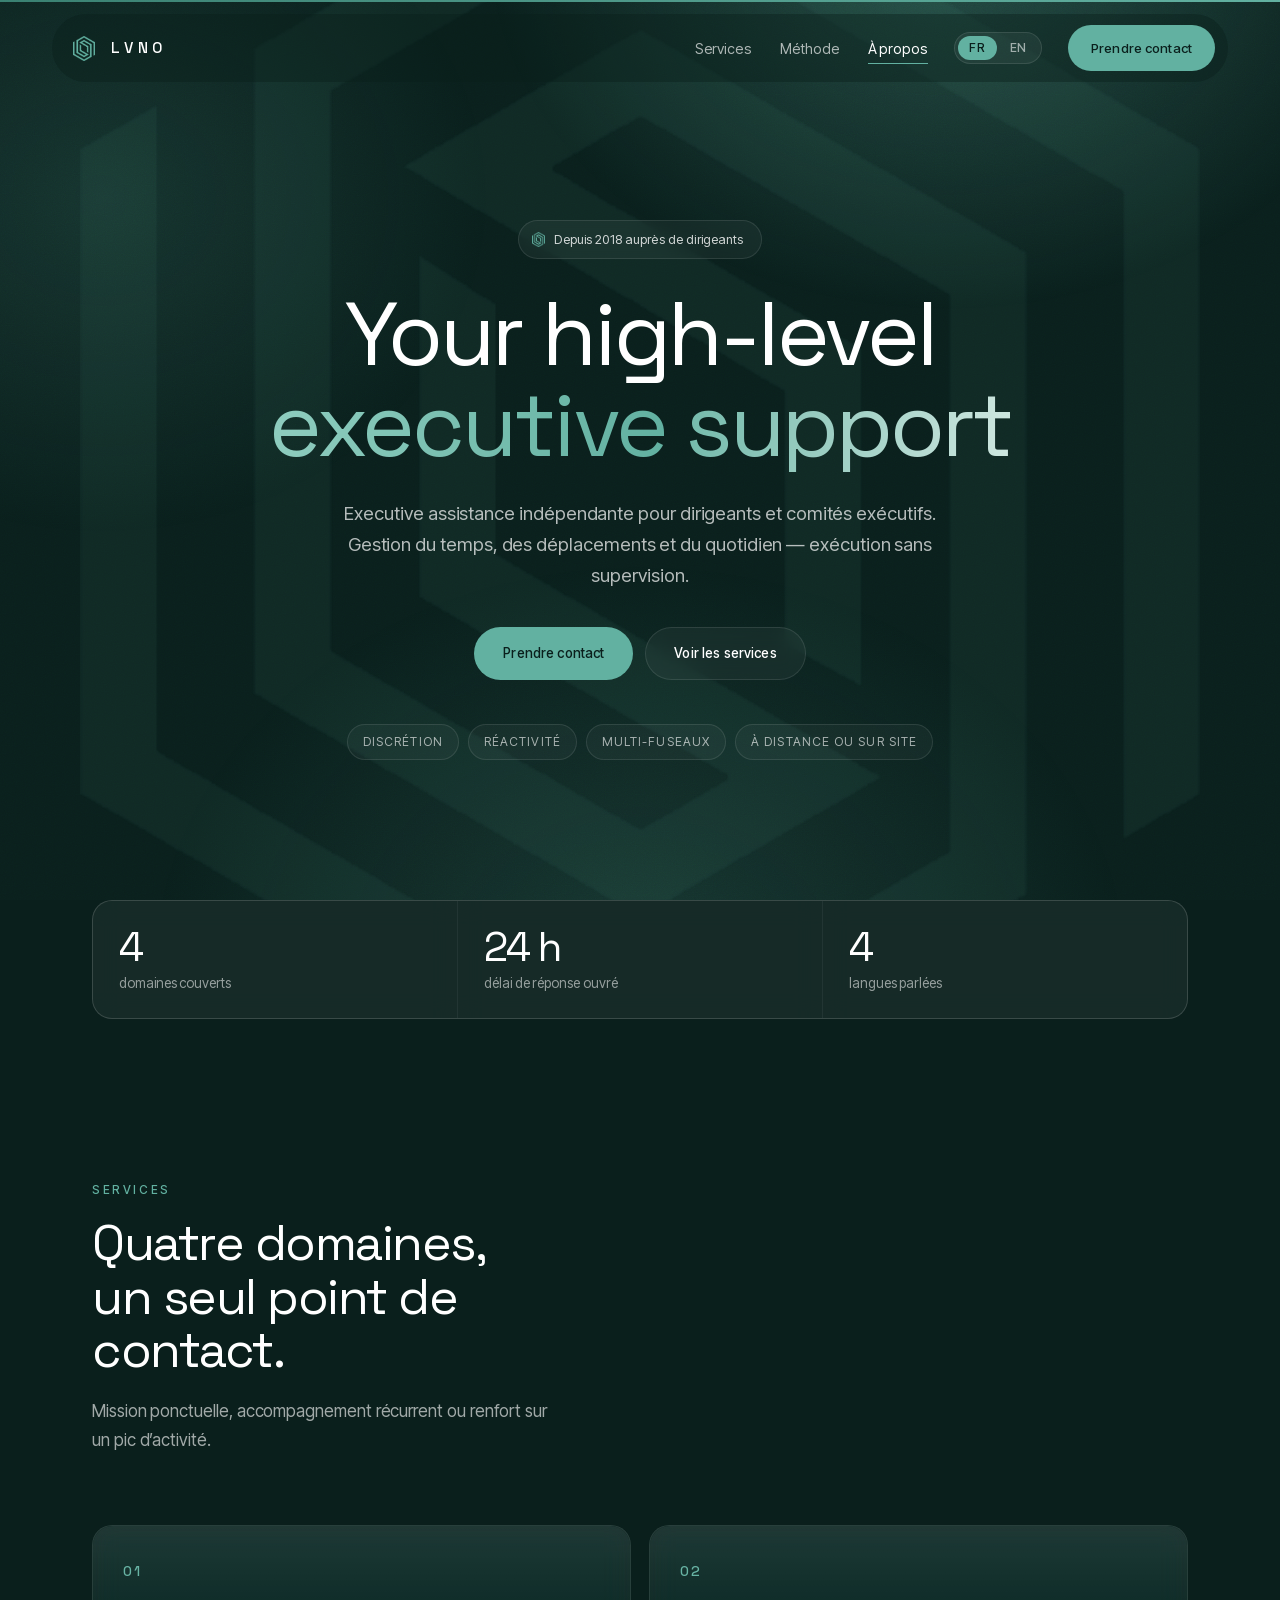
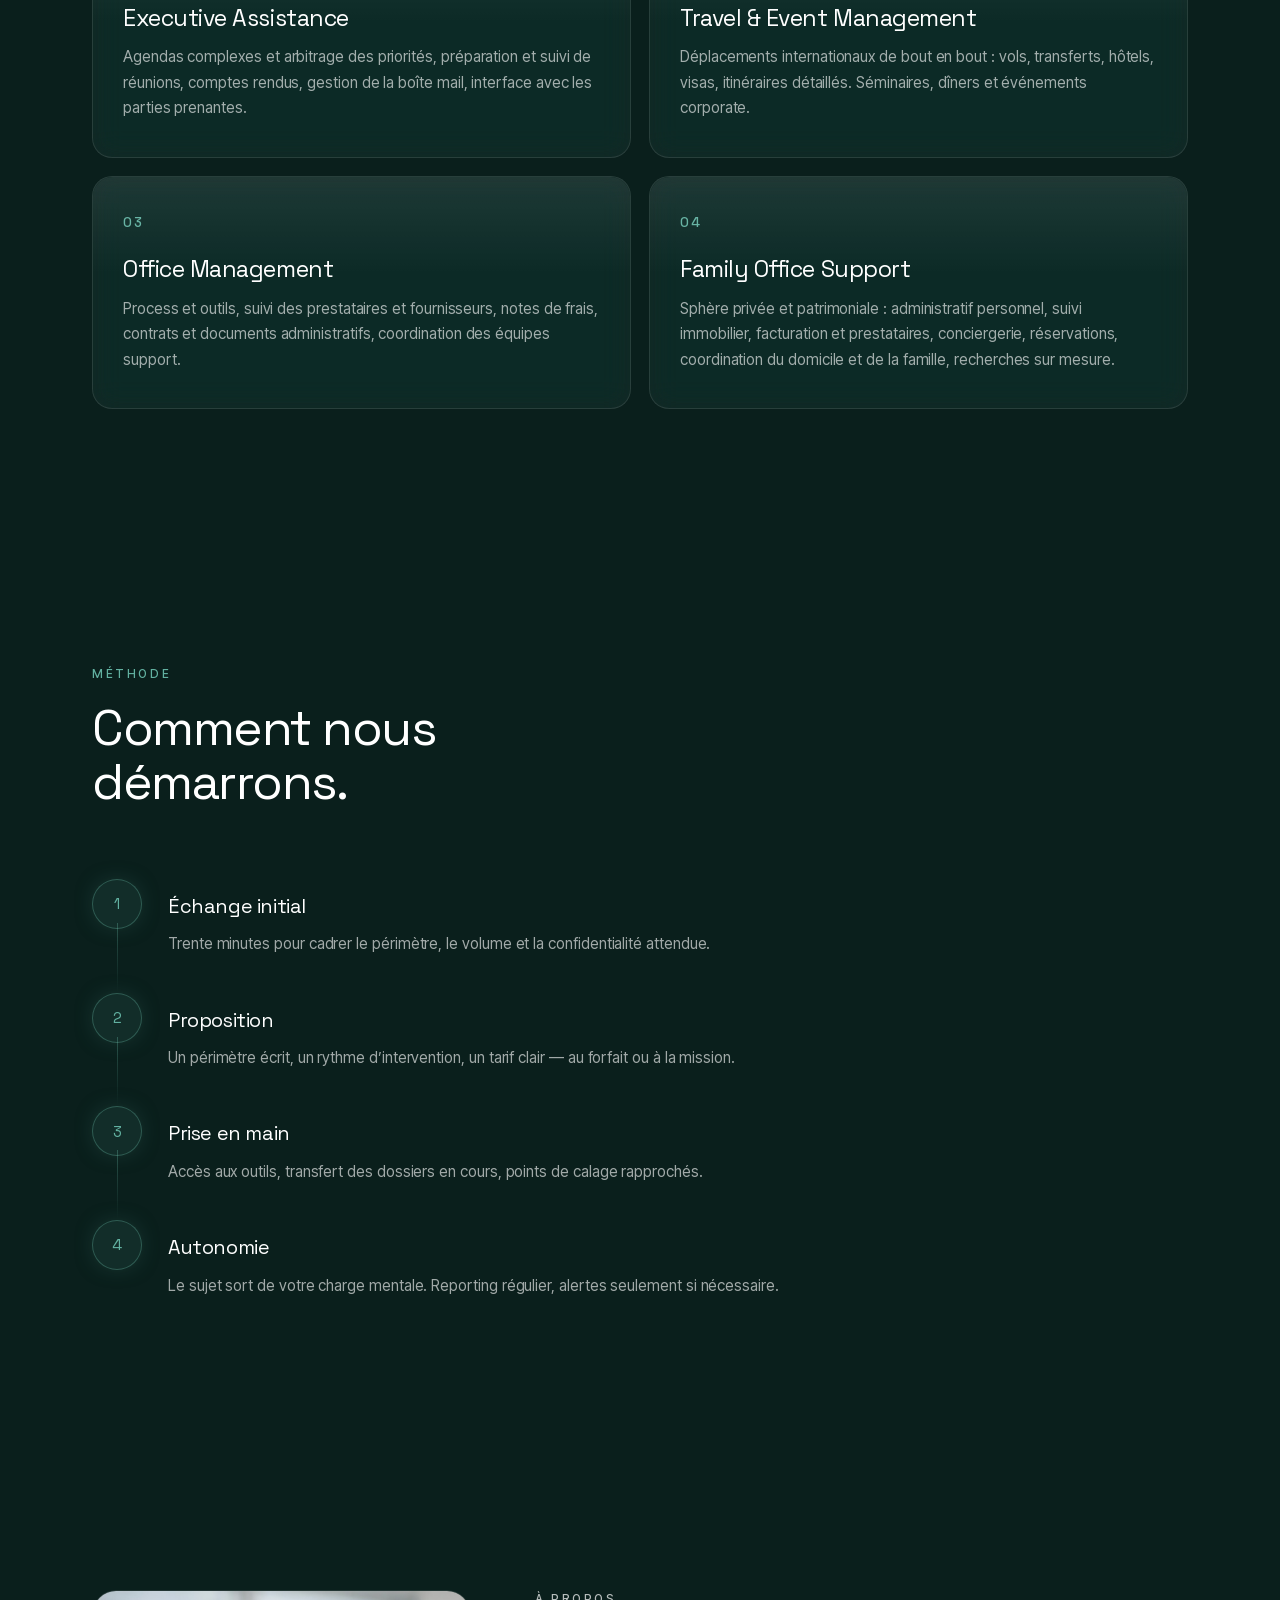
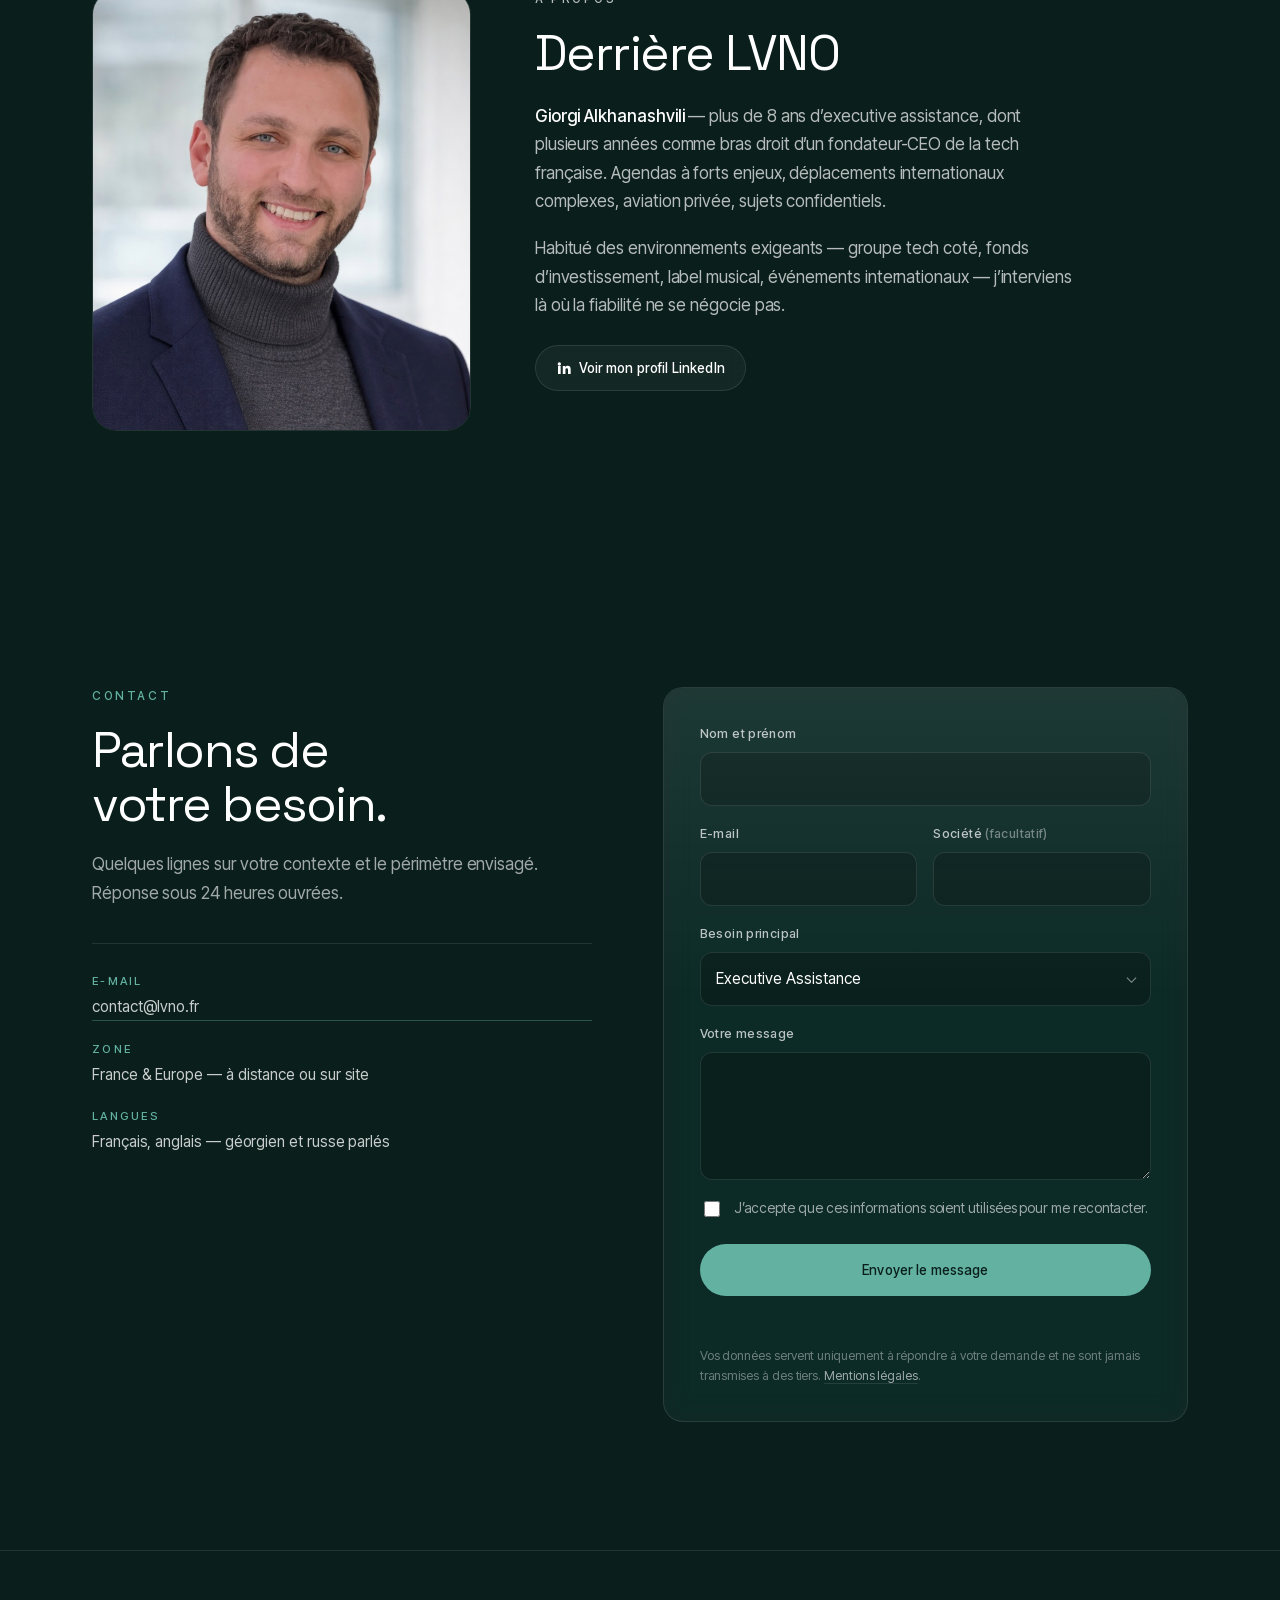
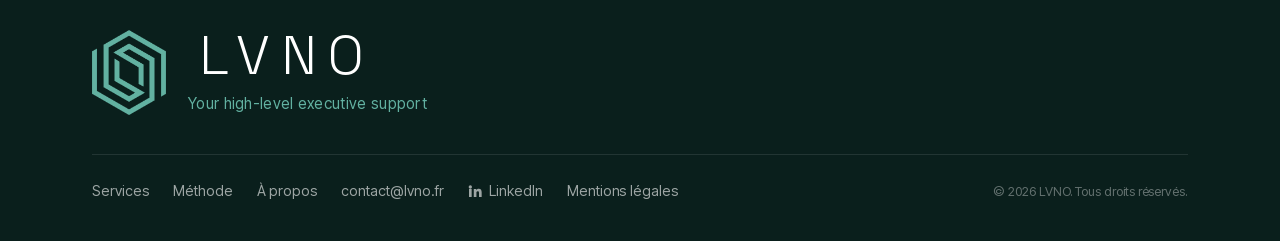
<file: fr/index.html>
<!DOCTYPE html>
<html lang="fr">
<head>
<meta charset="utf-8">
<meta name="viewport" content="width=device-width, initial-scale=1">
<title>LVNO — Your high-level executive support</title>
<meta name="description" content="LVNO — executive assistance haut de gamme pour dirigeants et comités exécutifs. Agendas à forts enjeux, déplacements internationaux, office management, family office support.">
<meta name="theme-color" content="#0A1F1C">
<link rel="canonical" href="https://lvno.fr/fr/">
<link rel="alternate" hreflang="fr" href="https://lvno.fr/fr/">
<link rel="alternate" hreflang="en" href="https://lvno.fr/">
<link rel="alternate" hreflang="x-default" href="https://lvno.fr/">

<meta property="og:type" content="website">
<meta property="og:url" content="https://lvno.fr/fr/">
<meta property="og:site_name" content="LVNO">
<meta property="og:title" content="LVNO — Your high-level executive support">
<meta property="og:description" content="Executive assistance haut de gamme pour dirigeants et comités exécutifs. Discrétion absolue, exigence constante.">
<meta property="og:locale" content="fr_FR">
<meta property="og:locale:alternate" content="en_GB">

<link rel="icon" href="/assets/img/favicon.png" sizes="180x180">
<link rel="apple-touch-icon" href="/assets/img/favicon.png">
<link rel="preload" href="/assets/fonts/inter-tight-latin.woff2" as="font" type="font/woff2" crossorigin>
<link rel="preload" href="/assets/fonts/space-grotesk-latin.woff2" as="font" type="font/woff2" crossorigin>
<link rel="stylesheet" href="/assets/css/base.css">
<link rel="stylesheet" href="/assets/css/style.css">

<script>
  /* Posé avant le premier rendu : sans cela le hero apparaîtrait une fraction
     de seconde avant d'être recouvert par l'intro. Volontairement en ligne et
     bloquant — trois lignes. Si le JavaScript est absent, la classe n'est pas
     posée et le site s'affiche normalement, sans intro. */
  (function () {
    try {
      if (window.matchMedia('(prefers-reduced-motion: reduce)').matches) { return; }
      if (sessionStorage.getItem('lvno-intro') === '1') { return; }
      document.documentElement.classList.add('intro-pending');
    } catch (e) { /* stockage indisponible : pas d'intro, rien de cassé */ }
  })();
</script>

<script type="application/ld+json">
{
  "@context": "https://schema.org",
  "@type": "ProfessionalService",
  "name": "LVNO",
  "description": "Executive assistance haut de gamme pour dirigeants et comités exécutifs.",
  "url": "https://lvno.fr/fr/",
  "email": "contact@lvno.fr",
  "telephone": "+33695592948",
  "areaServed": "Europe",
  "availableLanguage": ["fr", "en", "ka", "ru"],
  "slogan": "Your high-level executive support",
  "founder": {
    "@type": "Person",
    "name": "Giorgi Alkhanashvili",
    "jobTitle": "Executive Assistant",
    "sameAs": "https://www.linkedin.com/in/giorgialkhanashvili/"
  }
}
</script>
</head>
<body>

<a class="skip-link" href="#services">Aller au contenu</a>
<div class="aura" aria-hidden="true"></div>
<div class="grain" aria-hidden="true"></div>
<div class="progress" data-progress aria-hidden="true"></div>

<header class="hdr" data-header>
  <div class="hdr-pill">
    <a class="wordmark" href="#top" aria-label="LVNO, accueil">
      <span class="mark mark-sm" aria-hidden="true"></span>
      <span class="wordmark-txt">LVNO</span>
    </a>

    <nav class="nav" data-nav aria-label="Navigation principale">
      <ul>
        <li><a href="#services">Services</a></li>
        <li><a href="#methode">Méthode</a></li>
        <li><a href="#apropos">À propos</a></li>
      </ul>
    </nav>

    <p class="lang" aria-label="Langue du site">
      <span class="lang-on" aria-current="true" data-lang="fr">FR</span>
      <a href="/" hreflang="en" lang="en" data-lang="en">EN</a>
    </p>

    <a class="btn btn-solid hdr-cta" href="#contact">Prendre contact</a>

    <button class="burger" data-nav-toggle aria-expanded="false"
            aria-label="Ouvrir le menu" data-label-open="Ouvrir le menu" data-label-close="Fermer le menu">
      <span></span><span></span>
    </button>
  </div>
</header>

<main id="top">

  <!-- ================================================================ HERO -->
  <section class="hero">
    <div class="container hero-in">
      <p class="badge reveal" style="--k:0"><span class="mark" aria-hidden="true"></span>Depuis 2018 auprès de dirigeants</p>
      <!-- Baseline de marque : reste en anglais en français, d'où lang="en". -->
      <h1 class="display" lang="en">
        <span class="wr"><span class="wi" style="--i:0">Your</span></span>
        <span class="wr"><span class="wi" style="--i:1">high-level</span></span><br>
        <span class="wr"><span class="wi g g1" style="--i:2">executive</span></span>
        <span class="wr"><span class="wi g g2" style="--i:3">support</span></span>
      </h1>
      <p class="lede reveal" style="--k:1" data-delay="2">
        Executive assistance indépendante pour dirigeants et comités exécutifs.
        Gestion du temps, des déplacements et du quotidien — exécution sans supervision.
      </p>
      <div class="actions reveal" style="--k:2" data-delay="3">
        <a class="btn btn-solid" href="#contact">Prendre contact</a>
        <a class="btn btn-glass" href="#services">Voir les services</a>
      </div>
      <ul class="chips reveal" style="--k:3" data-delay="4">
        <li>Discrétion</li><li>Réactivité</li><li>Multi-fuseaux</li><li>À distance ou sur site</li>
      </ul>
    </div>
    <span class="hero-mark mark" aria-hidden="true"></span>
  </section>

  <!-- =============================================================== STATS -->
  <section class="stats-band" aria-label="Repères">
    <div class="container">
      <ul class="stats">
        <li class="reveal">
          <strong><span data-count-to="4">4</span></strong>
          <span class="stat-lbl">domaines couverts</span>
        </li>
        <li class="reveal" data-delay="1">
          <strong><span data-count-to="24">24</span> h</strong>
          <span class="stat-lbl">délai de réponse ouvré</span>
        </li>
        <li class="reveal" data-delay="2">
          <strong><span data-count-to="4">4</span></strong>
          <span class="stat-lbl">langues parlées</span>
        </li>
      </ul>
    </div>
  </section>

  <!-- ============================================================ SERVICES -->
  <section class="sec services" id="services">
    <div class="container">
      <header class="sec-head reveal">
        <p class="tag">Services</p>
        <h2 class="h2">Quatre domaines,<br>un seul point de contact.</h2>
        <p class="sec-lede">Mission ponctuelle, accompagnement récurrent ou renfort sur un pic d’activité.</p>
      </header>

      <div class="bento" data-spotlight>
        <article class="glass tile reveal">
          <span class="tile-n">01</span>
          <h3>Executive Assistance</h3>
          <p>Agendas complexes et arbitrage des priorités, préparation et suivi de réunions, comptes rendus, gestion de la boîte mail, interface avec les parties prenantes.</p>
        </article>
        <article class="glass tile reveal" data-delay="1">
          <span class="tile-n">02</span>
          <h3>Travel &amp; Event Management</h3>
          <p>Déplacements internationaux de bout en bout : vols, transferts, hôtels, visas, itinéraires détaillés. Séminaires, dîners et événements corporate.</p>
        </article>
        <article class="glass tile reveal" data-delay="2">
          <span class="tile-n">03</span>
          <h3>Office Management</h3>
          <p>Process et outils, suivi des prestataires et fournisseurs, notes de frais, contrats et documents administratifs, coordination des équipes support.</p>
        </article>
        <article class="glass tile reveal" data-delay="3">
          <span class="tile-n">04</span>
          <h3>Family Office Support</h3>
          <p>Sphère privée et patrimoniale : administratif personnel, suivi immobilier, facturation et prestataires, conciergerie, réservations, coordination du domicile et de la famille, recherches sur mesure.</p>
        </article>
      </div>
    </div>
  </section>

  <!-- ============================================================= MÉTHODE -->
  <section class="sec methode" id="methode">
    <div class="container">
      <header class="sec-head reveal">
        <p class="tag">Méthode</p>
        <h2 class="h2">Comment nous démarrons.</h2>
      </header>
      <ol class="stepper">
        <li class="stp reveal"><span class="stp-n">1</span>
          <div><h3>Échange initial</h3><p>Trente minutes pour cadrer le périmètre, le volume et la confidentialité attendue.</p></div></li>
        <li class="stp reveal" data-delay="1"><span class="stp-n">2</span>
          <div><h3>Proposition</h3><p>Un périmètre écrit, un rythme d’intervention, un tarif clair — au forfait ou à la mission.</p></div></li>
        <li class="stp reveal" data-delay="2"><span class="stp-n">3</span>
          <div><h3>Prise en main</h3><p>Accès aux outils, transfert des dossiers en cours, points de calage rapprochés.</p></div></li>
        <li class="stp reveal" data-delay="3"><span class="stp-n">4</span>
          <div><h3>Autonomie</h3><p>Le sujet sort de votre charge mentale. Reporting régulier, alertes seulement si nécessaire.</p></div></li>
      </ol>
    </div>
  </section>

  <!-- ============================================================ À PROPOS -->
  <section class="sec about" id="apropos">
    <div class="container about-grid">
      <figure class="portrait reveal">
        <img src="/assets/img/giorgi.jpg" width="659" height="768"
             alt="Portrait de Giorgi Alkhanashvili" loading="lazy" decoding="async">
      </figure>

      <div class="about-text">
        <p class="tag reveal">À propos</p>
        <h2 class="h2 reveal" data-delay="1">Derrière LVNO</h2>
        <p class="reveal" data-delay="2">
          <strong>Giorgi Alkhanashvili</strong> — plus de 8 ans d’executive assistance,
          dont plusieurs années comme bras droit d’un fondateur-CEO de la tech française.
          Agendas à forts enjeux, déplacements internationaux complexes, aviation privée,
          sujets confidentiels.
        </p>
        <p class="reveal" data-delay="3">
          Habitué des environnements exigeants — groupe tech coté, fonds d’investissement,
          label musical, événements internationaux — j’interviens là où la fiabilité
          ne se négocie pas.
        </p>
        <p class="reveal" data-delay="4">
          <a class="btn btn-glass btn-sm" href="https://www.linkedin.com/in/giorgialkhanashvili/"
             target="_blank" rel="noopener noreferrer">
            <svg class="ico" viewBox="0 0 24 24" fill="currentColor" aria-hidden="true"><path d="M4.98 3.5a2.5 2.5 0 1 1 0 5 2.5 2.5 0 0 1 0-5ZM3 9h4v12H3V9Zm7 0h3.8v1.7h.05c.53-1 1.83-2.05 3.76-2.05C21.15 8.65 22 10.9 22 14v7h-4v-6.2c0-1.5-.53-2.5-1.85-2.5-1 0-1.6.67-1.87 1.32-.1.23-.12.55-.12.87V21h-4V9Z"/></svg>
            Voir mon profil LinkedIn
          </a>
        </p>
      </div>
    </div>
  </section>

  <!-- ============================================================= CONTACT -->
  <section class="sec contact" id="contact">
    <div class="container contact-grid">
      <div>
        <p class="tag reveal">Contact</p>
        <h2 class="h2 reveal" data-delay="1">Parlons de<br>votre besoin.</h2>
        <p class="sec-lede reveal" data-delay="2">
          Quelques lignes sur votre contexte et le périmètre envisagé.
          Réponse sous 24 heures ouvrées.
        </p>
        <ul class="meta reveal" data-delay="3">
          <li><span>E-mail</span><a href="mailto:contact@lvno.fr">contact@lvno.fr</a></li>
          <li><span>Zone</span>France &amp; Europe — à distance ou sur site</li>
          <li><span>Langues</span>Français, anglais — géorgien et russe parlés</li>
        </ul>
      </div>

      <form class="glass form reveal" data-delay="2" data-form
            action="https://formspree.io/f/xbgjkgwd" method="POST" novalidate
            data-msg-invalid="Merci de compléter les champs signalés."
            data-msg-unset="Formulaire non configuré : renseignez votre URL Formspree dans l’attribut action du formulaire. En attendant, écrivez à contact@lvno.fr."
            data-msg-sending="Envoi en cours…"
            data-msg-ok="Message envoyé. Réponse sous 24 heures ouvrées."
            data-msg-error="L’envoi a échoué. Merci de réessayer ou d’écrire à contact@lvno.fr.">
        <div class="f"><label for="f-name">Nom et prénom</label>
          <input id="f-name" name="name" type="text" autocomplete="name" required></div>
        <div class="f2">
          <div class="f"><label for="f-mail">E-mail</label>
            <input id="f-mail" name="email" type="email" autocomplete="email" required></div>
          <div class="f"><label for="f-co">Société <em>(facultatif)</em></label>
            <input id="f-co" name="company" type="text" autocomplete="organization"></div>
        </div>
        <div class="f"><label for="f-need">Besoin principal</label>
          <div class="sel"><select id="f-need" name="need">
            <option>Executive Assistance</option><option>Travel &amp; Event Management</option>
            <option>Office Management</option><option>Family Office Support</option>
            <option>Autre / à définir</option>
          </select></div></div>
        <div class="f"><label for="f-msg">Votre message</label>
          <textarea id="f-msg" name="message" rows="4" required></textarea></div>
        <label class="consent"><input type="checkbox" name="consent" required>
          <span>J’accepte que ces informations soient utilisées pour me recontacter.</span></label>
        <input class="gotcha" type="text" name="_gotcha" tabindex="-1" autocomplete="off" aria-hidden="true">
        <input type="hidden" name="_subject" value="Nouveau contact depuis lvno.fr">
        <input type="hidden" name="_next" value="https://lvno.fr/fr/?sent=1#contact">
        <input type="hidden" name="_language" value="fr">
        <button class="btn btn-solid btn-block" type="submit" data-submit>
          <span class="btn-label">Envoyer le message</span></button>
        <p class="form-status" data-status role="status" aria-live="polite"></p>
        <p class="form-note">Vos données servent uniquement à répondre à votre demande
          et ne sont jamais transmises à des tiers.
          <a href="/fr/mentions-legales.html">Mentions légales</a>.</p>
      </form>
    </div>
  </section>
</main>

<footer class="ftr">
  <div class="container">
    <div class="ftr-lockup">
      <span class="mark" aria-hidden="true"></span>
      <div>
        <span class="ftr-word">LVNO</span>
        <span class="ftr-base">Your high-level executive support</span>
      </div>
    </div>
    <div class="ftr-bottom">
      <nav class="ftr-nav" aria-label="Pied de page">
        <a href="#services">Services</a>
        <a href="#methode">Méthode</a>
        <a href="#apropos">À propos</a>
        <a href="mailto:contact@lvno.fr">contact@lvno.fr</a>
        <a href="https://www.linkedin.com/in/giorgialkhanashvili/" target="_blank" rel="noopener noreferrer">
          <svg class="ico" viewBox="0 0 24 24" fill="currentColor" aria-hidden="true"><path d="M4.98 3.5a2.5 2.5 0 1 1 0 5 2.5 2.5 0 0 1 0-5ZM3 9h4v12H3V9Zm7 0h3.8v1.7h.05c.53-1 1.83-2.05 3.76-2.05C21.15 8.65 22 10.9 22 14v7h-4v-6.2c0-1.5-.53-2.5-1.85-2.5-1 0-1.6.67-1.87 1.32-.1.23-.12.55-.12.87V21h-4V9Z"/></svg>
          LinkedIn</a>
        <a href="/fr/mentions-legales.html">Mentions légales</a>
      </nav>
      <p class="ftr-legal">© <span data-year>2026</span> LVNO. Tous droits réservés.</p>
    </div>
  </div>
</footer>

<button class="to-top" data-to-top type="button" aria-label="Revenir en haut de la page">
  <svg viewBox="0 0 24 24" fill="none" stroke="currentColor" stroke-width="1.7"
       stroke-linecap="round" stroke-linejoin="round" aria-hidden="true">
    <path d="M12 19V5M5 12l7-7 7 7"/>
  </svg>
</button>

<script src="/assets/js/site.js" defer></script>
<script src="/assets/js/motion.js" defer></script>
<script>
/* Halo qui suit le curseur sur la grille de services. */
(function () {
  if (window.matchMedia('(prefers-reduced-motion: reduce)').matches) { return; }
  if (!window.matchMedia('(hover: hover)').matches) { return; }
  var grid = document.querySelector('[data-spotlight]');
  if (!grid) { return; }
  var tiles = Array.prototype.slice.call(grid.querySelectorAll('.tile'));
  var queued = false, ev = null;
  grid.addEventListener('pointermove', function (e) {
    ev = e;
    if (queued) { return; }
    queued = true;
    requestAnimationFrame(function () {
      queued = false;
      tiles.forEach(function (t) {
        var r = t.getBoundingClientRect();
        t.style.setProperty('--mx', (ev.clientX - r.left) + 'px');
        t.style.setProperty('--my', (ev.clientY - r.top) + 'px');
      });
    });
  });
  grid.addEventListener('pointerleave', function () {
    tiles.forEach(function (t) { t.style.removeProperty('--mx'); t.style.removeProperty('--my'); });
  });
})();
</script>
</body>
</html>
</file>
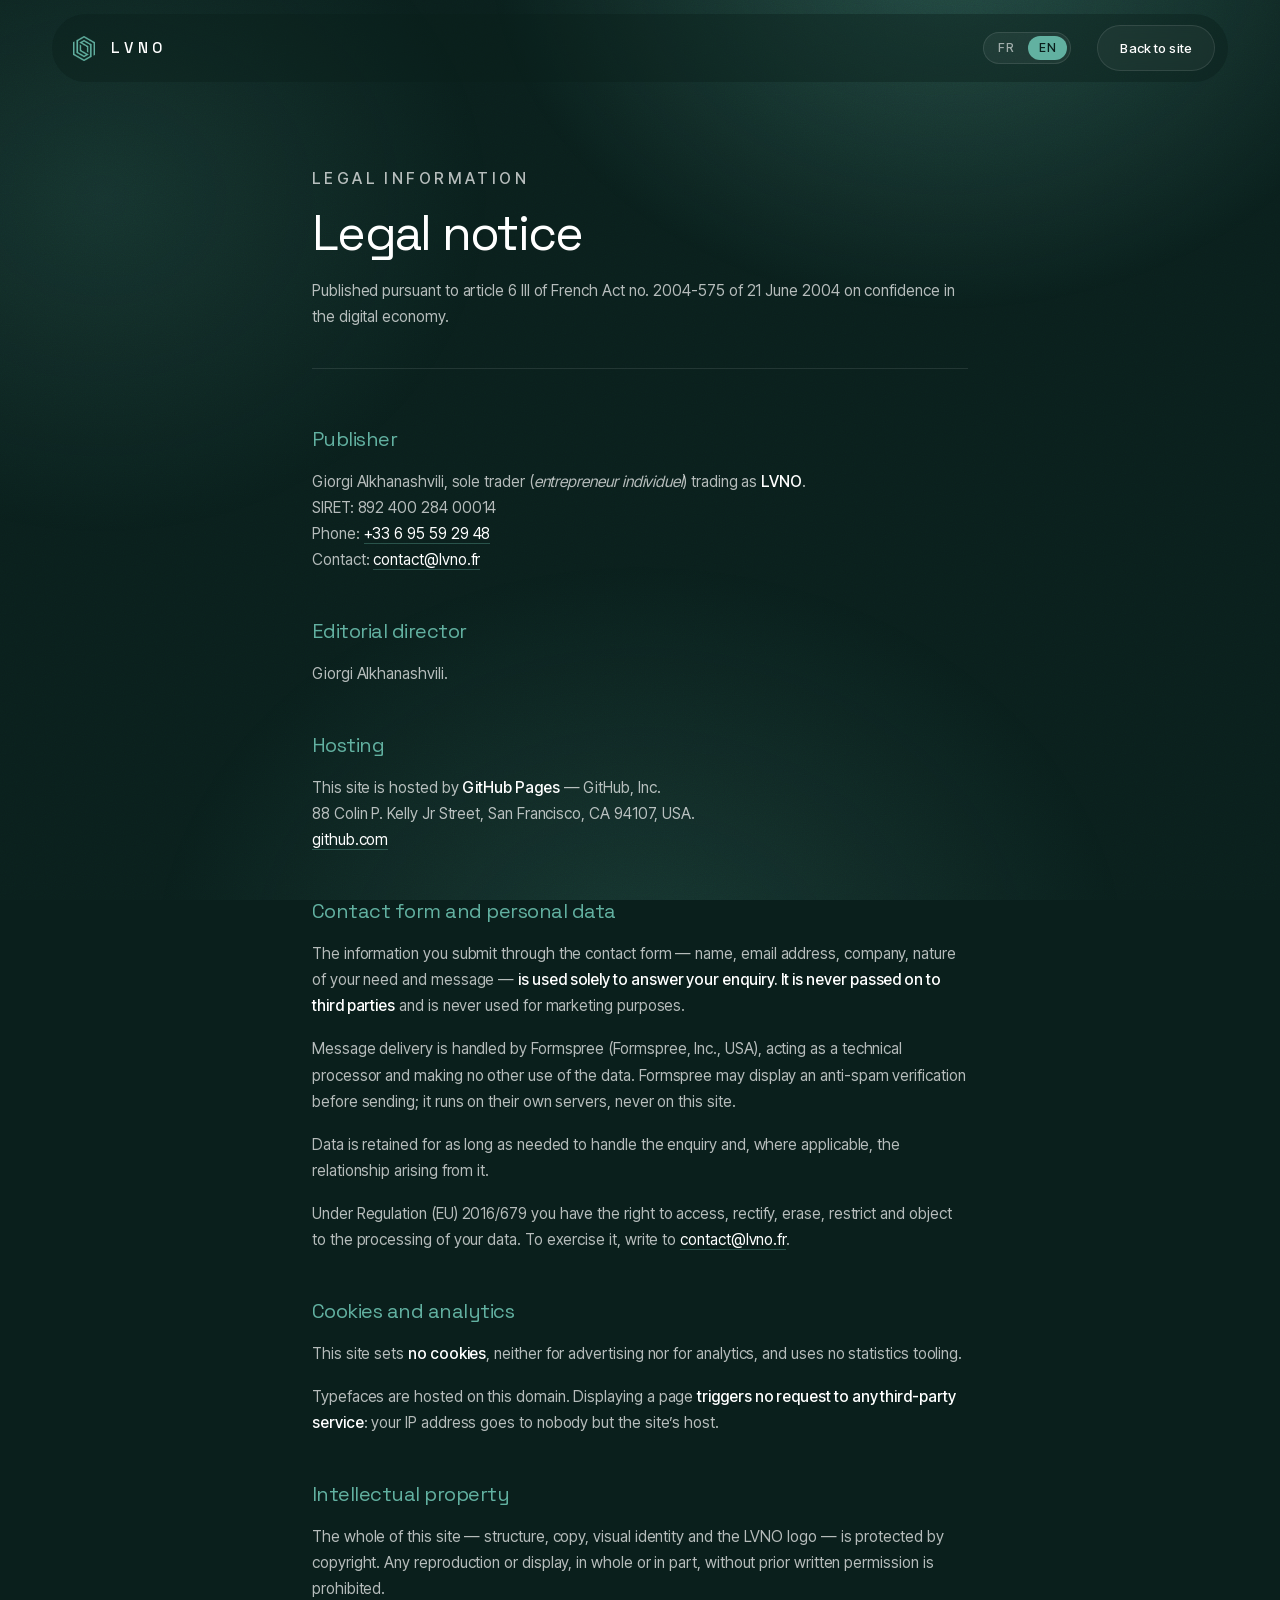
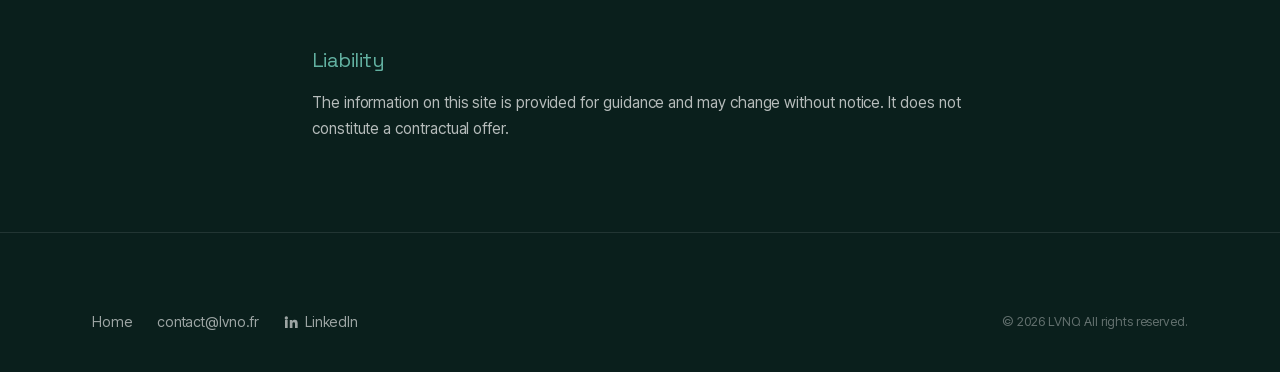
<file: legal-notice.html>
<!DOCTYPE html>
<html lang="en">
<head>
<meta charset="utf-8">
<meta name="viewport" content="width=device-width, initial-scale=1">
<title>Legal notice — LVNO</title>
<meta name="description" content="Legal notice for lvno.fr: publisher, host, and how contact-form data is handled.">
<meta name="theme-color" content="#0A1F1C">
<meta name="robots" content="index, nofollow">
<link rel="canonical" href="https://lvno.fr/legal-notice.html">
<link rel="alternate" hreflang="fr" href="https://lvno.fr/fr/mentions-legales.html">
<link rel="alternate" hreflang="en" href="https://lvno.fr/legal-notice.html">
<link rel="icon" href="/assets/img/favicon.png" sizes="180x180">
<link rel="apple-touch-icon" href="/assets/img/favicon.png">
<link rel="preload" href="/assets/fonts/inter-tight-latin.woff2" as="font" type="font/woff2" crossorigin>
<link rel="preload" href="/assets/fonts/space-grotesk-latin.woff2" as="font" type="font/woff2" crossorigin>
<link rel="stylesheet" href="/assets/css/base.css">
<link rel="stylesheet" href="/assets/css/style.css">

<script>
  /* Anglais par défaut pour tous les visiteurs : aucune détection de la langue
     du navigateur, nulle part dans le site. On ne bascule que si le visiteur a
     lui-même cliqué FR plus tôt dans la même visite. Un robot d'indexation,
     qui ne conserve rien, voit donc toujours l'anglais à la racine. */
  (function () {
    try {
      if (sessionStorage.getItem('lvno-lang') === 'fr') {
        location.replace('/fr/mentions-legales.html');
      }
    } catch (e) { /* stockage indisponible : on reste en anglais */ }
  })();
</script>
</head>
<body>

<a class="skip-link" href="#content">Skip to content</a>
<div class="aura" aria-hidden="true"></div>
<div class="grain" aria-hidden="true"></div>

<header class="hdr is-stuck" data-header>
  <div class="hdr-pill">
    <a class="wordmark" href="/" aria-label="LVNO, home">
      <span class="mark mark-sm" aria-hidden="true"></span>
      <span class="wordmark-txt">LVNO</span>
    </a>
    <p class="lang" aria-label="Site language">
      <a href="/fr/mentions-legales.html" hreflang="fr" lang="fr" data-lang="fr">FR</a>
      <span class="lang-on" aria-current="true" data-lang="en">EN</span>
    </p>
    <a class="btn btn-glass hdr-cta" href="/">Back to site</a>
  </div>
</header>

<main class="legal" id="content">
  <div class="container legal-in">
    <p class="tag">Legal information</p>
    <h1 class="legal-title">Legal notice</h1>
    <p class="legal-lede">Published pursuant to article 6 III of French Act no. 2004-575
      of 21 June 2004 on confidence in the digital economy.</p>

    <section>
      <h2>Publisher</h2>
      <p>
        Giorgi Alkhanashvili, sole trader (<i lang="fr">entrepreneur individuel</i>)
        trading as <strong>LVNO</strong>.<br>
        SIRET: 892 400 284 00014<br>
        Phone: <a href="tel:+33695592948">+33 6 95 59 29 48</a><br>
        Contact: <a href="mailto:contact@lvno.fr">contact@lvno.fr</a>
      </p>
    </section>

    <section>
      <h2>Editorial director</h2>
      <p>Giorgi Alkhanashvili.</p>
    </section>

    <section>
      <h2>Hosting</h2>
      <p>
        This site is hosted by <strong>GitHub Pages</strong> — GitHub, Inc.<br>
        88 Colin P. Kelly Jr Street, San Francisco, CA 94107, USA.<br>
        <a href="https://github.com" target="_blank" rel="noopener noreferrer">github.com</a>
      </p>
    </section>

    <section>
      <h2>Contact form and personal data</h2>
      <p>
        The information you submit through the contact form — name, email address,
        company, nature of your need and message — <strong>is used solely to answer your
        enquiry. It is never passed on to third parties</strong> and is never used for
        marketing purposes.
      </p>
      <p>
        Message delivery is handled by Formspree (Formspree, Inc., USA), acting as a
        technical processor and making no other use of the data. Formspree may display
        an anti-spam verification before sending; it runs on their own servers, never
        on this site.
      </p>
      <p>
        Data is retained for as long as needed to handle the enquiry and, where
        applicable, the relationship arising from it.
      </p>
      <p>
        Under Regulation (EU) 2016/679 you have the right to access, rectify, erase,
        restrict and object to the processing of your data. To exercise it, write to
        <a href="mailto:contact@lvno.fr">contact@lvno.fr</a>.
      </p>
    </section>

    <section>
      <h2>Cookies and analytics</h2>
      <p>
        This site sets <strong>no cookies</strong>, neither for advertising nor for
        analytics, and uses no statistics tooling.
      </p>
      <p>
        Typefaces are hosted on this domain. Displaying a page
        <strong>triggers no request to any third-party service</strong>: your IP address
        goes to nobody but the site’s host.
      </p>
    </section>

    <section>
      <h2>Intellectual property</h2>
      <p>
        The whole of this site — structure, copy, visual identity and the LVNO logo — is
        protected by copyright. Any reproduction or display, in whole or in part, without
        prior written permission is prohibited.
      </p>
    </section>

    <section>
      <h2>Liability</h2>
      <p>
        The information on this site is provided for guidance and may change without
        notice. It does not constitute a contractual offer.
      </p>
    </section>
  </div>
</main>

<footer class="ftr">
  <div class="container">
    <div class="ftr-bottom ftr-slim">
      <nav class="ftr-nav" aria-label="Footer">
        <a href="/">Home</a>
        <a href="mailto:contact@lvno.fr">contact@lvno.fr</a>
        <a href="https://www.linkedin.com/in/giorgialkhanashvili/" target="_blank" rel="noopener noreferrer">
          <svg class="ico" viewBox="0 0 24 24" fill="currentColor" aria-hidden="true"><path d="M4.98 3.5a2.5 2.5 0 1 1 0 5 2.5 2.5 0 0 1 0-5ZM3 9h4v12H3V9Zm7 0h3.8v1.7h.05c.53-1 1.83-2.05 3.76-2.05C21.15 8.65 22 10.9 22 14v7h-4v-6.2c0-1.5-.53-2.5-1.85-2.5-1 0-1.6.67-1.87 1.32-.1.23-.12.55-.12.87V21h-4V9Z"/></svg>
          LinkedIn</a>
      </nav>
      <p class="ftr-legal">© <span data-year>2026</span> LVNO. All rights reserved.</p>
    </div>
  </div>
</footer>

<button class="to-top" data-to-top type="button" aria-label="Back to top">
  <svg viewBox="0 0 24 24" fill="none" stroke="currentColor" stroke-width="1.7"
       stroke-linecap="round" stroke-linejoin="round" aria-hidden="true">
    <path d="M12 19V5M5 12l7-7 7 7"/>
  </svg>
</button>

<script src="/assets/js/site.js" defer></script>
</body>
</html>
</file>
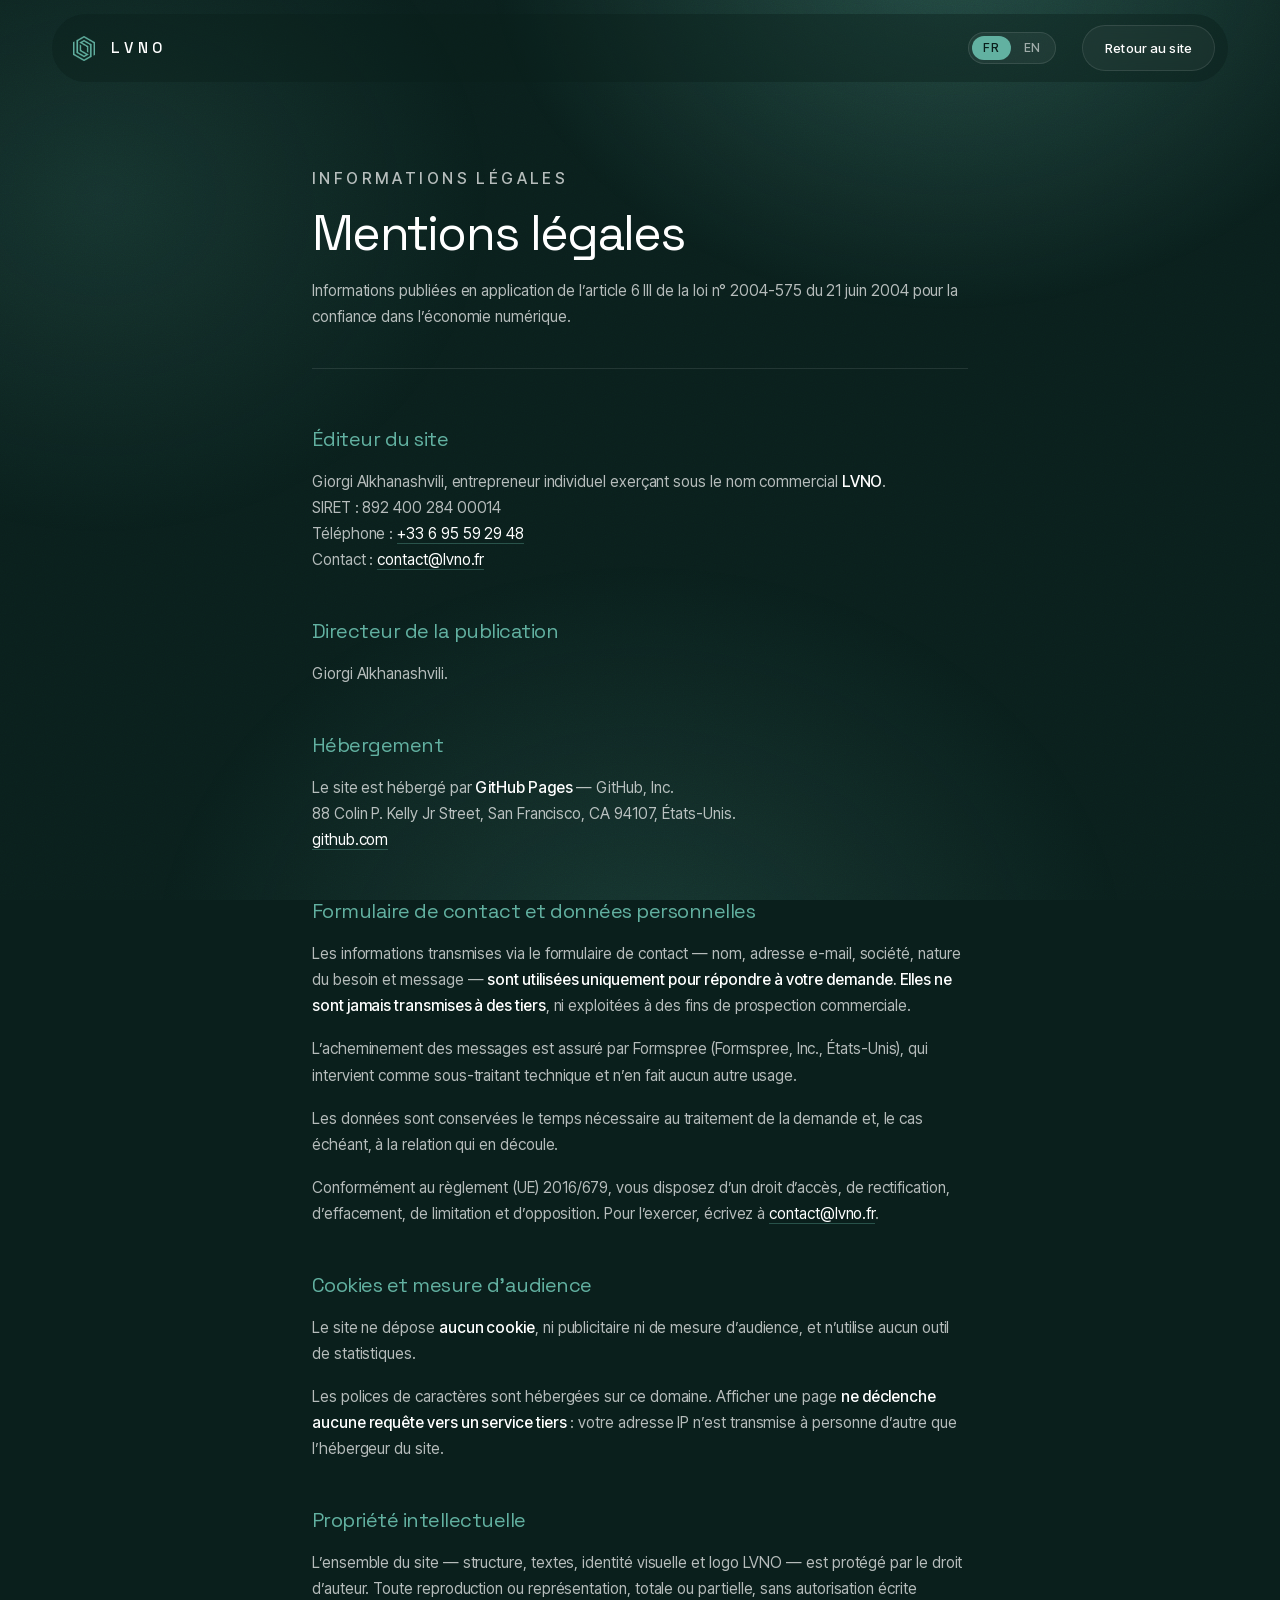
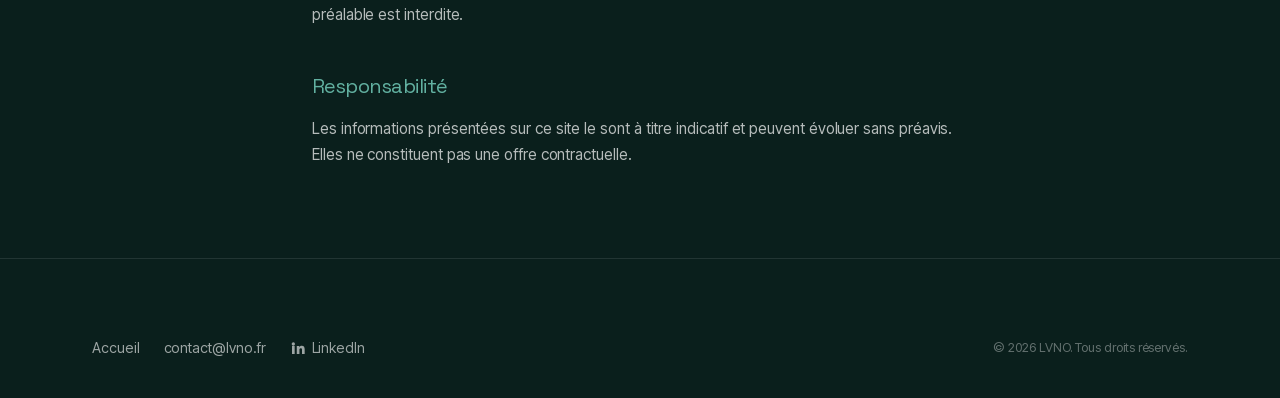
<file: mentions-legales.html>
<!DOCTYPE html>
<html lang="fr">
<head>
<meta charset="utf-8">
<meta name="viewport" content="width=device-width, initial-scale=1">
<title>Mentions légales — LVNO</title>
<meta name="description" content="Mentions légales du site lvno.fr : éditeur, hébergeur, traitement des données du formulaire de contact.">
<meta name="theme-color" content="#0A1F1C">
<meta name="robots" content="index, nofollow">
<link rel="canonical" href="https://lvno.fr/mentions-legales.html">
<link rel="alternate" hreflang="fr" href="https://lvno.fr/mentions-legales.html">
<link rel="alternate" hreflang="en" href="https://lvno.fr/en/legal-notice.html">
<link rel="icon" href="/assets/img/favicon.png" sizes="180x180">
<link rel="apple-touch-icon" href="/assets/img/favicon.png">
<link rel="preload" href="/assets/fonts/inter-tight-latin.woff2" as="font" type="font/woff2" crossorigin>
<link rel="preload" href="/assets/fonts/space-grotesk-latin.woff2" as="font" type="font/woff2" crossorigin>
<link rel="stylesheet" href="/assets/css/base.css">
<link rel="stylesheet" href="/assets/css/style.css">
</head>
<body>

<a class="skip-link" href="#contenu">Aller au contenu</a>
<div class="aura" aria-hidden="true"></div>
<div class="grain" aria-hidden="true"></div>

<header class="hdr is-stuck" data-header>
  <div class="hdr-pill">
    <a class="wordmark" href="/" aria-label="LVNO, accueil">
      <span class="mark mark-sm" aria-hidden="true"></span>
      <span class="wordmark-txt">LVNO</span>
    </a>
    <p class="lang" aria-label="Langue du site">
      <span class="lang-on" aria-current="true">FR</span>
      <a href="/en/legal-notice.html" hreflang="en" lang="en">EN</a>
    </p>
    <a class="btn btn-glass hdr-cta" href="/">Retour au site</a>
  </div>
</header>

<main class="legal" id="contenu">
  <div class="container legal-in">
    <p class="tag">Informations légales</p>
    <h1 class="legal-title">Mentions légales</h1>
    <p class="legal-lede">Informations publiées en application de l’article 6 III de la loi
      n° 2004-575 du 21 juin 2004 pour la confiance dans l’économie numérique.</p>

    <section>
      <h2>Éditeur du site</h2>
      <p>
        Giorgi Alkhanashvili, entrepreneur individuel exerçant sous le nom commercial <strong>LVNO</strong>.<br>
        SIRET : 892 400 284 00014<br>
        Téléphone : <a href="tel:+33695592948">+33 6 95 59 29 48</a><br>
        Contact : <a href="mailto:contact@lvno.fr">contact@lvno.fr</a>
      </p>
    </section>

    <section>
      <h2>Directeur de la publication</h2>
      <p>Giorgi Alkhanashvili.</p>
    </section>

    <section>
      <h2>Hébergement</h2>
      <p>
        Le site est hébergé par <strong>GitHub Pages</strong> — GitHub, Inc.<br>
        88 Colin P. Kelly Jr Street, San Francisco, CA 94107, États-Unis.<br>
        <a href="https://github.com" target="_blank" rel="noopener noreferrer">github.com</a>
      </p>
    </section>

    <section>
      <h2>Formulaire de contact et données personnelles</h2>
      <p>
        Les informations transmises via le formulaire de contact — nom, adresse e-mail,
        société, nature du besoin et message — <strong>sont utilisées uniquement pour
        répondre à votre demande. Elles ne sont jamais transmises à des tiers</strong>,
        ni exploitées à des fins de prospection commerciale.
      </p>
      <p>
        L’acheminement des messages est assuré par Formspree (Formspree, Inc., États-Unis),
        qui intervient comme sous-traitant technique et n’en fait aucun autre usage.
      </p>
      <p>
        Les données sont conservées le temps nécessaire au traitement de la demande et,
        le cas échéant, à la relation qui en découle.
      </p>
      <p>
        Conformément au règlement (UE) 2016/679, vous disposez d’un droit d’accès, de
        rectification, d’effacement, de limitation et d’opposition. Pour l’exercer, écrivez
        à <a href="mailto:contact@lvno.fr">contact@lvno.fr</a>.
      </p>
    </section>

    <section>
      <h2>Cookies et mesure d’audience</h2>
      <p>
        Le site ne dépose <strong>aucun cookie</strong>, ni publicitaire ni de mesure
        d’audience, et n’utilise aucun outil de statistiques.
      </p>
      <p>
        Les polices de caractères sont hébergées sur ce domaine. Afficher une page
        <strong>ne déclenche aucune requête vers un service tiers</strong> : votre adresse IP
        n’est transmise à personne d’autre que l’hébergeur du site.
      </p>
    </section>

    <section>
      <h2>Propriété intellectuelle</h2>
      <p>
        L’ensemble du site — structure, textes, identité visuelle et logo LVNO — est protégé
        par le droit d’auteur. Toute reproduction ou représentation, totale ou partielle,
        sans autorisation écrite préalable est interdite.
      </p>
    </section>

    <section>
      <h2>Responsabilité</h2>
      <p>
        Les informations présentées sur ce site le sont à titre indicatif et peuvent évoluer
        sans préavis. Elles ne constituent pas une offre contractuelle.
      </p>
    </section>
  </div>
</main>

<footer class="ftr">
  <div class="container">
    <div class="ftr-bottom ftr-slim">
      <nav class="ftr-nav" aria-label="Pied de page">
        <a href="/">Accueil</a>
        <a href="mailto:contact@lvno.fr">contact@lvno.fr</a>
        <a href="https://www.linkedin.com/in/giorgialkhanashvili/" target="_blank" rel="noopener noreferrer">
          <svg class="ico" viewBox="0 0 24 24" fill="currentColor" aria-hidden="true"><path d="M4.98 3.5a2.5 2.5 0 1 1 0 5 2.5 2.5 0 0 1 0-5ZM3 9h4v12H3V9Zm7 0h3.8v1.7h.05c.53-1 1.83-2.05 3.76-2.05C21.15 8.65 22 10.9 22 14v7h-4v-6.2c0-1.5-.53-2.5-1.85-2.5-1 0-1.6.67-1.87 1.32-.1.23-.12.55-.12.87V21h-4V9Z"/></svg>
          LinkedIn</a>
      </nav>
      <p class="ftr-legal">© <span data-year>2026</span> LVNO. Tous droits réservés.</p>
    </div>
  </div>
</footer>

<button class="to-top" data-to-top type="button" aria-label="Revenir en haut de la page">
  <svg viewBox="0 0 24 24" fill="none" stroke="currentColor" stroke-width="1.7"
       stroke-linecap="round" stroke-linejoin="round" aria-hidden="true">
    <path d="M12 19V5M5 12l7-7 7 7"/>
  </svg>
</button>

<script src="/assets/js/site.js" defer></script>
</body>
</html>
</file>
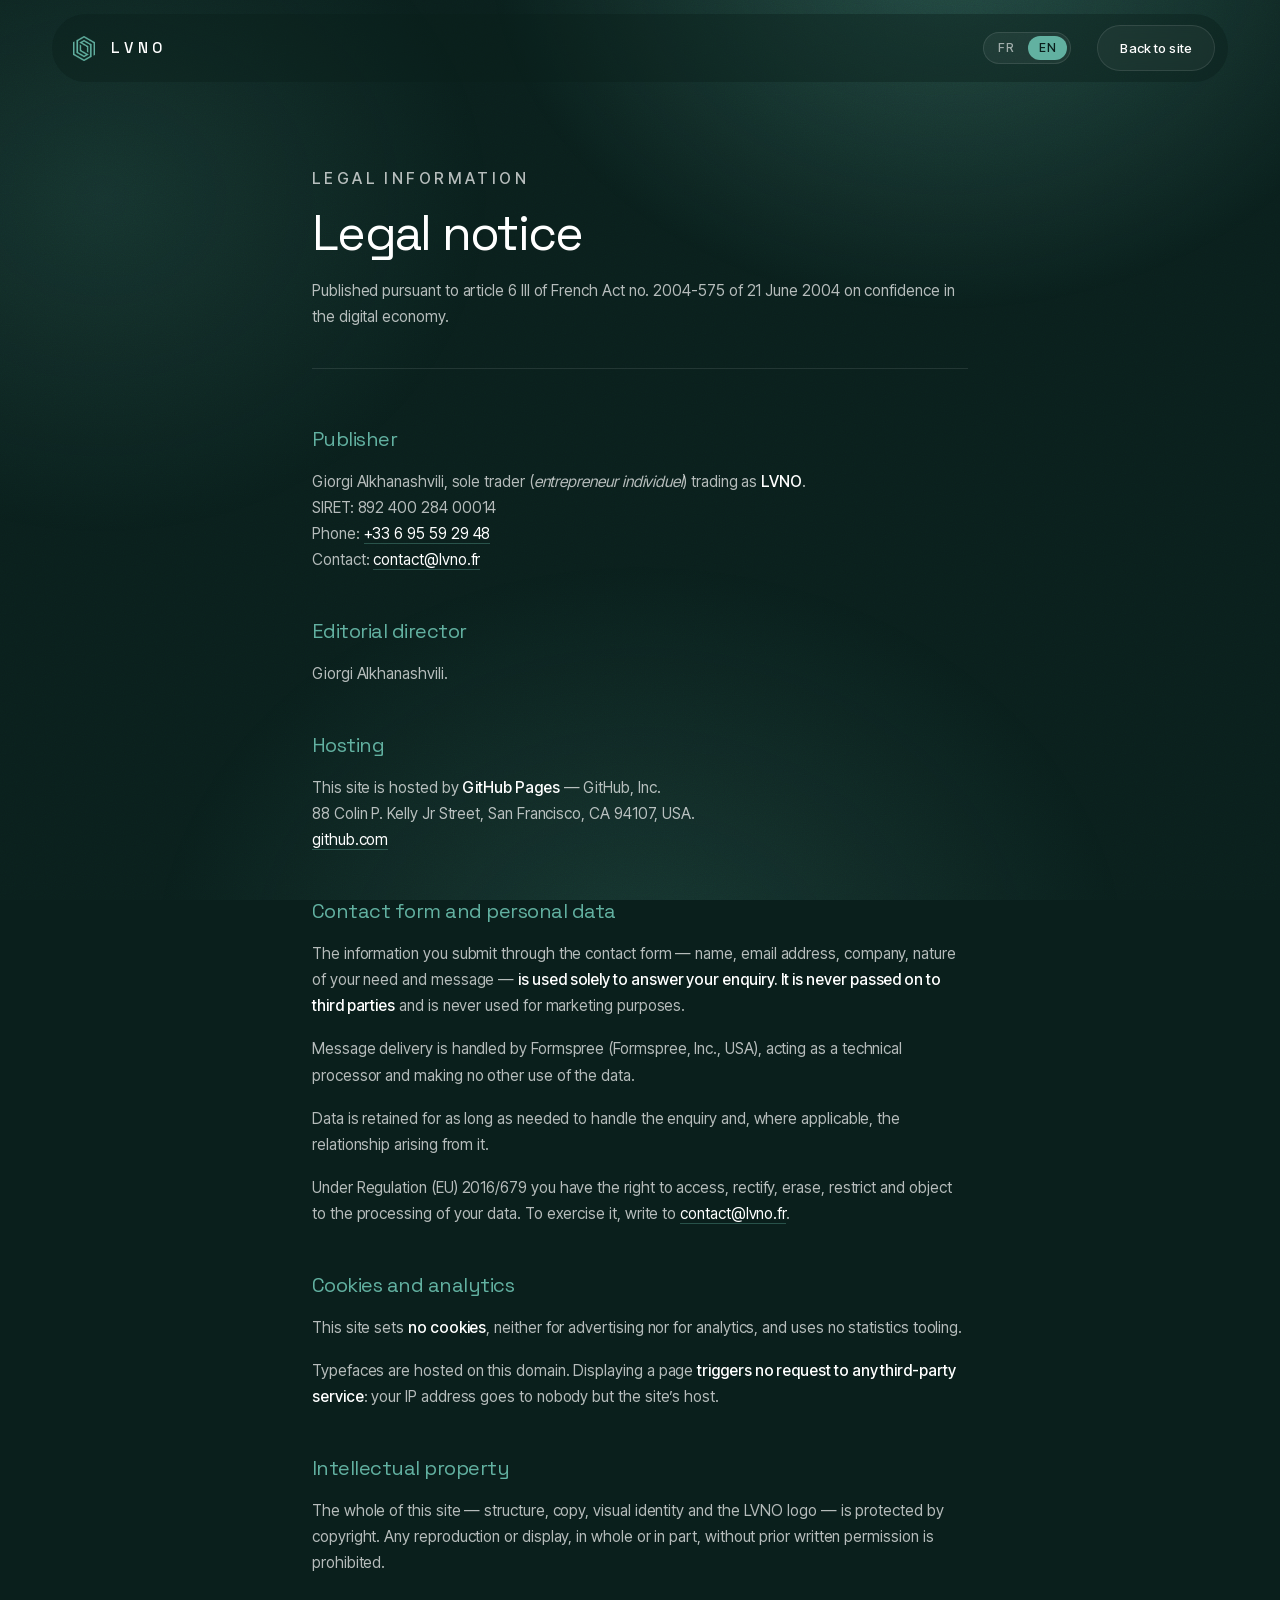
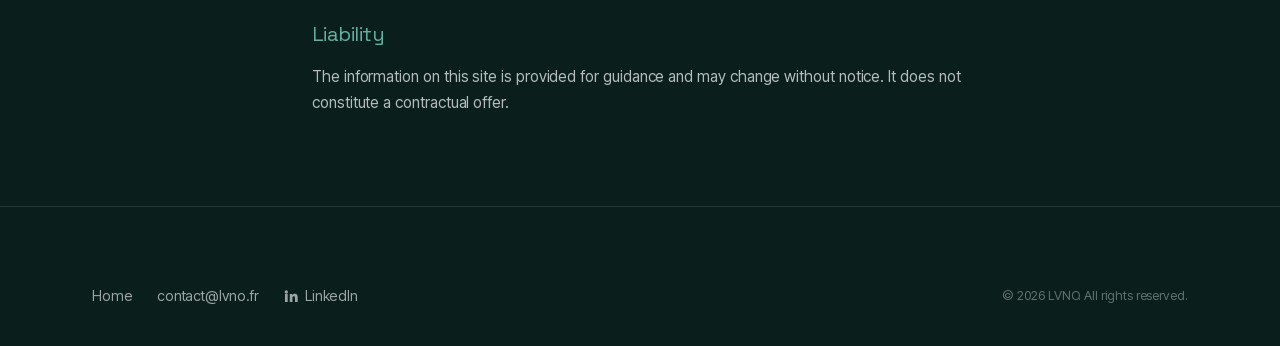
<file: en/legal-notice.html>
<!DOCTYPE html>
<html lang="en">
<head>
<meta charset="utf-8">
<meta name="viewport" content="width=device-width, initial-scale=1">
<title>Legal notice — LVNO</title>
<meta name="description" content="Legal notice for lvno.fr: publisher, host, and how contact-form data is handled.">
<meta name="theme-color" content="#0A1F1C">
<meta name="robots" content="index, nofollow">
<link rel="canonical" href="https://lvno.fr/en/legal-notice.html">
<link rel="alternate" hreflang="fr" href="https://lvno.fr/mentions-legales.html">
<link rel="alternate" hreflang="en" href="https://lvno.fr/en/legal-notice.html">
<link rel="icon" href="/assets/img/favicon.png" sizes="180x180">
<link rel="apple-touch-icon" href="/assets/img/favicon.png">
<link rel="preload" href="/assets/fonts/inter-tight-latin.woff2" as="font" type="font/woff2" crossorigin>
<link rel="preload" href="/assets/fonts/space-grotesk-latin.woff2" as="font" type="font/woff2" crossorigin>
<link rel="stylesheet" href="/assets/css/base.css">
<link rel="stylesheet" href="/assets/css/style.css">
</head>
<body>

<a class="skip-link" href="#content">Skip to content</a>
<div class="aura" aria-hidden="true"></div>
<div class="grain" aria-hidden="true"></div>

<header class="hdr is-stuck" data-header>
  <div class="hdr-pill">
    <a class="wordmark" href="/en/" aria-label="LVNO, home">
      <span class="mark mark-sm" aria-hidden="true"></span>
      <span class="wordmark-txt">LVNO</span>
    </a>
    <p class="lang" aria-label="Site language">
      <a href="/mentions-legales.html" hreflang="fr" lang="fr">FR</a>
      <span class="lang-on" aria-current="true">EN</span>
    </p>
    <a class="btn btn-glass hdr-cta" href="/en/">Back to site</a>
  </div>
</header>

<main class="legal" id="content">
  <div class="container legal-in">
    <p class="tag">Legal information</p>
    <h1 class="legal-title">Legal notice</h1>
    <p class="legal-lede">Published pursuant to article 6 III of French Act no. 2004-575
      of 21 June 2004 on confidence in the digital economy.</p>

    <section>
      <h2>Publisher</h2>
      <p>
        Giorgi Alkhanashvili, sole trader (<i lang="fr">entrepreneur individuel</i>)
        trading as <strong>LVNO</strong>.<br>
        SIRET: 892 400 284 00014<br>
        Phone: <a href="tel:+33695592948">+33 6 95 59 29 48</a><br>
        Contact: <a href="mailto:contact@lvno.fr">contact@lvno.fr</a>
      </p>
    </section>

    <section>
      <h2>Editorial director</h2>
      <p>Giorgi Alkhanashvili.</p>
    </section>

    <section>
      <h2>Hosting</h2>
      <p>
        This site is hosted by <strong>GitHub Pages</strong> — GitHub, Inc.<br>
        88 Colin P. Kelly Jr Street, San Francisco, CA 94107, USA.<br>
        <a href="https://github.com" target="_blank" rel="noopener noreferrer">github.com</a>
      </p>
    </section>

    <section>
      <h2>Contact form and personal data</h2>
      <p>
        The information you submit through the contact form — name, email address,
        company, nature of your need and message — <strong>is used solely to answer your
        enquiry. It is never passed on to third parties</strong> and is never used for
        marketing purposes.
      </p>
      <p>
        Message delivery is handled by Formspree (Formspree, Inc., USA), acting as a
        technical processor and making no other use of the data.
      </p>
      <p>
        Data is retained for as long as needed to handle the enquiry and, where
        applicable, the relationship arising from it.
      </p>
      <p>
        Under Regulation (EU) 2016/679 you have the right to access, rectify, erase,
        restrict and object to the processing of your data. To exercise it, write to
        <a href="mailto:contact@lvno.fr">contact@lvno.fr</a>.
      </p>
    </section>

    <section>
      <h2>Cookies and analytics</h2>
      <p>
        This site sets <strong>no cookies</strong>, neither for advertising nor for
        analytics, and uses no statistics tooling.
      </p>
      <p>
        Typefaces are hosted on this domain. Displaying a page
        <strong>triggers no request to any third-party service</strong>: your IP address
        goes to nobody but the site’s host.
      </p>
    </section>

    <section>
      <h2>Intellectual property</h2>
      <p>
        The whole of this site — structure, copy, visual identity and the LVNO logo — is
        protected by copyright. Any reproduction or display, in whole or in part, without
        prior written permission is prohibited.
      </p>
    </section>

    <section>
      <h2>Liability</h2>
      <p>
        The information on this site is provided for guidance and may change without
        notice. It does not constitute a contractual offer.
      </p>
    </section>
  </div>
</main>

<footer class="ftr">
  <div class="container">
    <div class="ftr-bottom ftr-slim">
      <nav class="ftr-nav" aria-label="Footer">
        <a href="/en/">Home</a>
        <a href="mailto:contact@lvno.fr">contact@lvno.fr</a>
        <a href="https://www.linkedin.com/in/giorgialkhanashvili/" target="_blank" rel="noopener noreferrer">
          <svg class="ico" viewBox="0 0 24 24" fill="currentColor" aria-hidden="true"><path d="M4.98 3.5a2.5 2.5 0 1 1 0 5 2.5 2.5 0 0 1 0-5ZM3 9h4v12H3V9Zm7 0h3.8v1.7h.05c.53-1 1.83-2.05 3.76-2.05C21.15 8.65 22 10.9 22 14v7h-4v-6.2c0-1.5-.53-2.5-1.85-2.5-1 0-1.6.67-1.87 1.32-.1.23-.12.55-.12.87V21h-4V9Z"/></svg>
          LinkedIn</a>
      </nav>
      <p class="ftr-legal">© <span data-year>2026</span> LVNO. All rights reserved.</p>
    </div>
  </div>
</footer>

<button class="to-top" data-to-top type="button" aria-label="Back to top">
  <svg viewBox="0 0 24 24" fill="none" stroke="currentColor" stroke-width="1.7"
       stroke-linecap="round" stroke-linejoin="round" aria-hidden="true">
    <path d="M12 19V5M5 12l7-7 7 7"/>
  </svg>
</button>

<script src="/assets/js/site.js" defer></script>
</body>
</html>
</file>
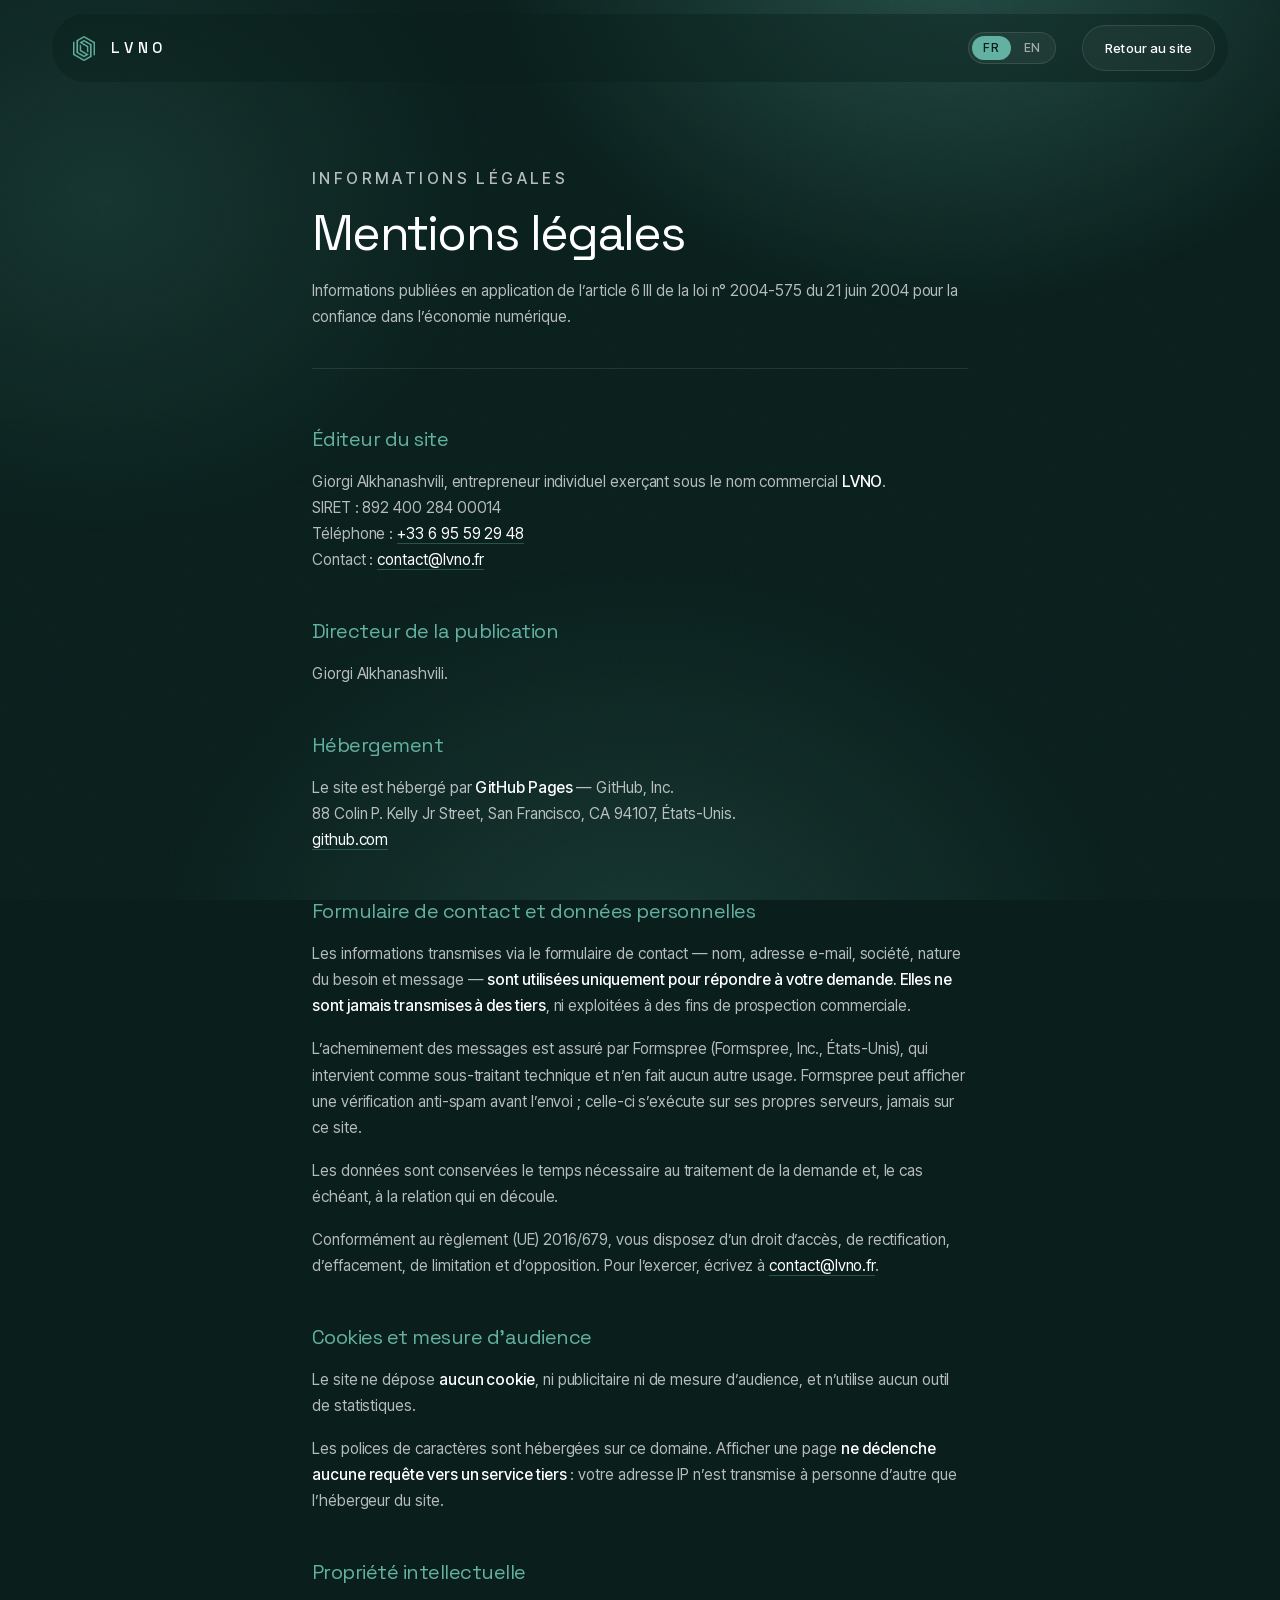
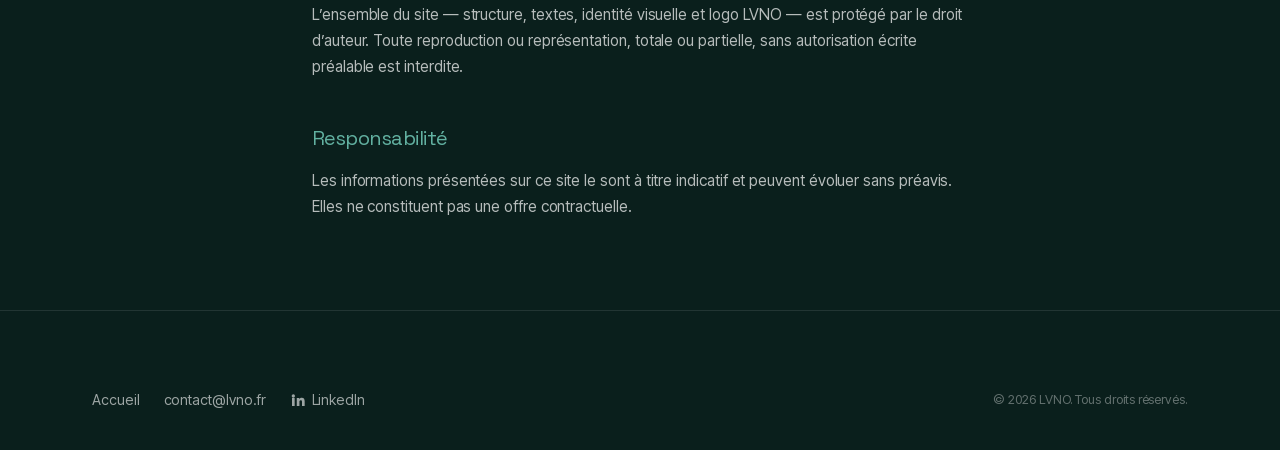
<file: fr/mentions-legales.html>
<!DOCTYPE html>
<html lang="fr">
<head>
<meta charset="utf-8">
<meta name="viewport" content="width=device-width, initial-scale=1">
<title>Mentions légales — LVNO</title>
<meta name="description" content="Mentions légales du site lvno.fr : éditeur, hébergeur, traitement des données du formulaire de contact.">
<meta name="theme-color" content="#0A1F1C">
<meta name="robots" content="index, nofollow">
<link rel="canonical" href="https://lvno.fr/fr/mentions-legales.html">
<link rel="alternate" hreflang="fr" href="https://lvno.fr/fr/mentions-legales.html">
<link rel="alternate" hreflang="en" href="https://lvno.fr/legal-notice.html">
<link rel="icon" href="/assets/img/favicon.png" sizes="180x180">
<link rel="apple-touch-icon" href="/assets/img/favicon.png">
<link rel="preload" href="/assets/fonts/inter-tight-latin.woff2" as="font" type="font/woff2" crossorigin>
<link rel="preload" href="/assets/fonts/space-grotesk-latin.woff2" as="font" type="font/woff2" crossorigin>
<link rel="stylesheet" href="/assets/css/base.css">
<link rel="stylesheet" href="/assets/css/style.css">
</head>
<body>

<a class="skip-link" href="#contenu">Aller au contenu</a>
<div class="aura" aria-hidden="true"></div>
<div class="grain" aria-hidden="true"></div>

<header class="hdr is-stuck" data-header>
  <div class="hdr-pill">
    <a class="wordmark" href="/fr/" aria-label="LVNO, accueil">
      <span class="mark mark-sm" aria-hidden="true"></span>
      <span class="wordmark-txt">LVNO</span>
    </a>
    <p class="lang" aria-label="Langue du site">
      <span class="lang-on" aria-current="true" data-lang="fr">FR</span>
      <a href="/legal-notice.html" hreflang="en" lang="en" data-lang="en">EN</a>
    </p>
    <a class="btn btn-glass hdr-cta" href="/fr/">Retour au site</a>
  </div>
</header>

<main class="legal" id="contenu">
  <div class="container legal-in">
    <p class="tag">Informations légales</p>
    <h1 class="legal-title">Mentions légales</h1>
    <p class="legal-lede">Informations publiées en application de l’article 6 III de la loi
      n° 2004-575 du 21 juin 2004 pour la confiance dans l’économie numérique.</p>

    <section>
      <h2>Éditeur du site</h2>
      <p>
        Giorgi Alkhanashvili, entrepreneur individuel exerçant sous le nom commercial <strong>LVNO</strong>.<br>
        SIRET : 892 400 284 00014<br>
        Téléphone : <a href="tel:+33695592948">+33 6 95 59 29 48</a><br>
        Contact : <a href="mailto:contact@lvno.fr">contact@lvno.fr</a>
      </p>
    </section>

    <section>
      <h2>Directeur de la publication</h2>
      <p>Giorgi Alkhanashvili.</p>
    </section>

    <section>
      <h2>Hébergement</h2>
      <p>
        Le site est hébergé par <strong>GitHub Pages</strong> — GitHub, Inc.<br>
        88 Colin P. Kelly Jr Street, San Francisco, CA 94107, États-Unis.<br>
        <a href="https://github.com" target="_blank" rel="noopener noreferrer">github.com</a>
      </p>
    </section>

    <section>
      <h2>Formulaire de contact et données personnelles</h2>
      <p>
        Les informations transmises via le formulaire de contact — nom, adresse e-mail,
        société, nature du besoin et message — <strong>sont utilisées uniquement pour
        répondre à votre demande. Elles ne sont jamais transmises à des tiers</strong>,
        ni exploitées à des fins de prospection commerciale.
      </p>
      <p>
        L’acheminement des messages est assuré par Formspree (Formspree, Inc., États-Unis),
        qui intervient comme sous-traitant technique et n’en fait aucun autre usage.
        Formspree peut afficher une vérification anti-spam avant l’envoi ; celle-ci
        s’exécute sur ses propres serveurs, jamais sur ce site.
      </p>
      <p>
        Les données sont conservées le temps nécessaire au traitement de la demande et,
        le cas échéant, à la relation qui en découle.
      </p>
      <p>
        Conformément au règlement (UE) 2016/679, vous disposez d’un droit d’accès, de
        rectification, d’effacement, de limitation et d’opposition. Pour l’exercer, écrivez
        à <a href="mailto:contact@lvno.fr">contact@lvno.fr</a>.
      </p>
    </section>

    <section>
      <h2>Cookies et mesure d’audience</h2>
      <p>
        Le site ne dépose <strong>aucun cookie</strong>, ni publicitaire ni de mesure
        d’audience, et n’utilise aucun outil de statistiques.
      </p>
      <p>
        Les polices de caractères sont hébergées sur ce domaine. Afficher une page
        <strong>ne déclenche aucune requête vers un service tiers</strong> : votre adresse IP
        n’est transmise à personne d’autre que l’hébergeur du site.
      </p>
    </section>

    <section>
      <h2>Propriété intellectuelle</h2>
      <p>
        L’ensemble du site — structure, textes, identité visuelle et logo LVNO — est protégé
        par le droit d’auteur. Toute reproduction ou représentation, totale ou partielle,
        sans autorisation écrite préalable est interdite.
      </p>
    </section>

    <section>
      <h2>Responsabilité</h2>
      <p>
        Les informations présentées sur ce site le sont à titre indicatif et peuvent évoluer
        sans préavis. Elles ne constituent pas une offre contractuelle.
      </p>
    </section>
  </div>
</main>

<footer class="ftr">
  <div class="container">
    <div class="ftr-bottom ftr-slim">
      <nav class="ftr-nav" aria-label="Pied de page">
        <a href="/fr/">Accueil</a>
        <a href="mailto:contact@lvno.fr">contact@lvno.fr</a>
        <a href="https://www.linkedin.com/in/giorgialkhanashvili/" target="_blank" rel="noopener noreferrer">
          <svg class="ico" viewBox="0 0 24 24" fill="currentColor" aria-hidden="true"><path d="M4.98 3.5a2.5 2.5 0 1 1 0 5 2.5 2.5 0 0 1 0-5ZM3 9h4v12H3V9Zm7 0h3.8v1.7h.05c.53-1 1.83-2.05 3.76-2.05C21.15 8.65 22 10.9 22 14v7h-4v-6.2c0-1.5-.53-2.5-1.85-2.5-1 0-1.6.67-1.87 1.32-.1.23-.12.55-.12.87V21h-4V9Z"/></svg>
          LinkedIn</a>
      </nav>
      <p class="ftr-legal">© <span data-year>2026</span> LVNO. Tous droits réservés.</p>
    </div>
  </div>
</footer>

<button class="to-top" data-to-top type="button" aria-label="Revenir en haut de la page">
  <svg viewBox="0 0 24 24" fill="none" stroke="currentColor" stroke-width="1.7"
       stroke-linecap="round" stroke-linejoin="round" aria-hidden="true">
    <path d="M12 19V5M5 12l7-7 7 7"/>
  </svg>
</button>

<script src="/assets/js/site.js" defer></script>
</body>
</html>
</file>
<file: assets/css/base.css>
/* ==========================================================================
   Polices auto-hébergées — Space Grotesk et Inter Tight (licence OFL 1.1).
   Servies depuis le domaine : aucune requête vers les serveurs de Google, donc
   aucune adresse IP de visiteur transmise à un tiers pour afficher une page.
   Fichiers variables : un seul par famille et par sous-ensemble, déclaré sur la
   plage 300-500. Les `unicode-range` sont conservés, latin-ext n'est donc
   téléchargé que si un glyphe l'exige — jamais avec le contenu actuel.
   ========================================================================== */

@font-face{
  font-family:'Inter Tight';
  font-style:normal;
  font-weight:300 500;
  font-display:swap;
  src:url("../fonts/inter-tight-latin-ext.woff2") format("woff2");
  unicode-range:U+0100-02BA, U+02BD-02C5, U+02C7-02CC, U+02CE-02D7, U+02DD-02FF, U+0304, U+0308, U+0329, U+1D00-1DBF, U+1E00-1E9F, U+1EF2-1EFF, U+2020, U+20A0-20AB, U+20AD-20C0, U+2113, U+2C60-2C7F, U+A720-A7FF;
}
@font-face{
  font-family:'Inter Tight';
  font-style:normal;
  font-weight:300 500;
  font-display:swap;
  src:url("../fonts/inter-tight-latin.woff2") format("woff2");
  unicode-range:U+0000-00FF, U+0131, U+0152-0153, U+02BB-02BC, U+02C6, U+02DA, U+02DC, U+0304, U+0308, U+0329, U+2000-206F, U+20AC, U+2122, U+2191, U+2193, U+2212, U+2215, U+FEFF, U+FFFD;
}
@font-face{
  font-family:'Space Grotesk';
  font-style:normal;
  font-weight:300 500;
  font-display:swap;
  src:url("../fonts/space-grotesk-latin-ext.woff2") format("woff2");
  unicode-range:U+0100-02BA, U+02BD-02C5, U+02C7-02CC, U+02CE-02D7, U+02DD-02FF, U+0304, U+0308, U+0329, U+1D00-1DBF, U+1E00-1E9F, U+1EF2-1EFF, U+2020, U+20A0-20AB, U+20AD-20C0, U+2113, U+2C60-2C7F, U+A720-A7FF;
}
@font-face{
  font-family:'Space Grotesk';
  font-style:normal;
  font-weight:300 500;
  font-display:swap;
  src:url("../fonts/space-grotesk-latin.woff2") format("woff2");
  unicode-range:U+0000-00FF, U+0131, U+0152-0153, U+02BB-02BC, U+02C6, U+02DA, U+02DC, U+0304, U+0308, U+0329, U+2000-206F, U+20AC, U+2122, U+2191, U+2193, U+2212, U+2215, U+FEFF, U+FFFD;
}

/* ==========================================================================
   LVNO — socle commun aux trois directions
   Charte dérivée du logo : #62B1A1 (hsl 168 34% 54%)
   ========================================================================== */

:root{
  /* --- Marque, extraite du logo --------------------------------------- */
  --brand:      #62B1A1;   /* couleur exacte du logo */
  --brand-600:  #4E9C8C;
  --brand-700:  #3A8172;
  --brand-800:  #2A6156;   /* seuil AA pour du texte sur fond clair */
  --brand-900:  #16382F;

  /* --- Encres et papiers (neutres refroidis vers la teinte 168) ------- */
  --ink:        #0A1F1C;
  --ink-2:      #102B26;
  --ink-3:      #1A3B34;
  --text:       #16241F;
  --muted:      #5F6F6A;
  --paper:      #F7F9F8;
  --tint-50:    #F2F8F6;
  --tint-100:   #E3F0EC;
  --tint-200:   #C7E1DA;
  --line:       #DDE6E3;

  /* --- Rôles : le contraste impose le sens de lecture ----------------- */
  --on-brand:   var(--ink);          /* le blanc sur le vert logo = 2,5:1 */
  --accent-txt: var(--brand-800);    /* vert lisible sur fond clair */
  --on-dark:    rgba(255,255,255,.74);

  --wrap: 1200px;
  --gutter: clamp(20px, 5vw, 52px);
  --ease: cubic-bezier(.22,.61,.36,1);
  --ease-out: cubic-bezier(.16,1,.3,1);
}

*,*::before,*::after{ box-sizing:border-box; }

html{ -webkit-text-size-adjust:100%; }
@media (prefers-reduced-motion:no-preference){ html{ scroll-behavior:smooth; } }

body{
  margin:0;
  background:var(--paper);
  color:var(--text);
  -webkit-font-smoothing:antialiased;
  -moz-osx-font-smoothing:grayscale;
  overflow-x:hidden;
  font-synthesis-weight:none;
}

img,svg{ max-width:100%; display:block; }
a{ color:inherit; text-decoration:none; }
h1,h2,h3,h4{ margin:0; font-weight:inherit; }
p{ margin:0 0 1.1em; }
ul,ol{ margin:0; padding:0; list-style:none; }
button{ font:inherit; color:inherit; }

::selection{ background:var(--brand); color:var(--ink); }

.container{
  width:100%; max-width:var(--wrap);
  margin-inline:auto; padding-inline:var(--gutter);
}

.skip-link{ position:absolute; left:-9999px; top:0; z-index:200;
  background:var(--ink); color:#fff; padding:12px 18px; }
.skip-link:focus{ left:12px; top:12px; }

:focus-visible{ outline:2px solid var(--brand); outline-offset:3px; border-radius:2px; }

.sr-only{
  position:absolute; width:1px; height:1px; padding:0; margin:-1px;
  overflow:hidden; clip:rect(0 0 0 0); white-space:nowrap; border:0;
}

/* ============ Le sigle, recoloré par masque ==============================
   Le PNG du logo sert de masque alpha : la forme prend donc `currentColor`
   et suit la couleur du contexte (vert sur clair, blanc sur sombre).
   ======================================================================== */

.mark{ display:none; aspect-ratio:781/900; }

/* Sans prise en charge des masques, mieux vaut ne rien afficher qu'un aplat. */
@supports ((-webkit-mask-image:url("../img/logo-mask.png")) or (mask-image:url("../img/logo-mask.png"))){
  .mark{
    display:block;
    background-color:currentColor;
    -webkit-mask:url("../img/logo-mask.png") center/contain no-repeat;
            mask:url("../img/logo-mask.png") center/contain no-repeat;
  }
}
.mark-sm{ width:22px; }
.mark-md{ width:34px; }

/* ============ Apparition au défilement ================================= */

.reveal{
  opacity:0; transform:translateY(20px);
  transition:opacity .85s var(--ease-out), transform .85s var(--ease-out);
  transition-delay:calc(var(--d,0) * 90ms);
}
.reveal.is-visible{ opacity:1; transform:none; }

@media (prefers-reduced-motion:reduce){
  *,*::before,*::after{
    animation-duration:.001ms !important; animation-iteration-count:1 !important;
    transition-duration:.001ms !important;
  }
  .reveal{ opacity:1; transform:none; }
}

/* ============ Champ leurre anti-spam =================================== */
.gotcha{ position:absolute; left:-9999px; width:1px; height:1px; opacity:0; }
</file>
<file: assets/css/style.css>
/* ==========================================================================
   LVNO — feuille de style du site
   Fond encre, halos dégradés, cartes en verre dépoli, grain fin.
   ========================================================================== */

body{
  --sans:    "Inter Tight", -apple-system, BlinkMacSystemFont, "Segoe UI", Helvetica, sans-serif;
  --display: "Space Grotesk", var(--sans);

  --glass:        rgba(255,255,255,.045);
  --glass-line:   rgba(255,255,255,.10);
  --glass-line-2: rgba(107,190,172,.32);

  background:var(--ink);
  color:var(--on-dark);
  font-family:var(--sans);
  font-size:17px; font-weight:400; line-height:1.68; letter-spacing:-.004em;
}

/* ------------------------------------------------- Halos et grain de fond */
.aura{
  position:fixed; inset:0; z-index:0; pointer-events:none;
  background:
    radial-gradient(58vw 46vw at 74% -6%,  rgba(98,177,161,.30), transparent 62%),
    radial-gradient(46vw 40vw at 8%  22%, rgba(98,177,161,.14), transparent 66%),
    radial-gradient(60vw 50vw at 50% 108%, rgba(98,177,161,.16), transparent 64%);
  animation:breathe 20s ease-in-out infinite alternate;
}
@keyframes breathe{ from{ opacity:.85; transform:scale(1); } to{ opacity:1; transform:scale(1.06); } }

.grain{
  position:fixed; inset:0; z-index:1; pointer-events:none; opacity:.5;
  mix-blend-mode:overlay;
  background-image:url("data:image/svg+xml,%3Csvg xmlns='http://www.w3.org/2000/svg' width='140' height='140'%3E%3Cfilter id='n'%3E%3CfeTurbulence type='fractalNoise' baseFrequency='.9' numOctaves='3'/%3E%3C/filter%3E%3Crect width='140' height='140' filter='url(%23n)' opacity='.42'/%3E%3C/svg%3E");
}

main,.hdr,.ftr{ position:relative; z-index:2; }

.progress{ position:fixed; top:0; left:0; right:0; height:2px; z-index:80; pointer-events:none; }
.progress::after{
  content:""; display:block; height:100%;
  background:linear-gradient(90deg, var(--brand-700), var(--brand));
  transform:scaleX(var(--p,0)); transform-origin:left;
}

/* ------------------------------------------------------- En-tête en pilule */
.hdr{ position:fixed; inset:14px 0 auto 0; z-index:70; padding-inline:var(--gutter); }
.hdr-pill{
  display:flex; align-items:center; gap:26px;
  max-width:var(--wrap); margin-inline:auto;
  padding:10px 12px 10px 20px; border-radius:999px;
  background:rgba(10,31,28,.42); border:1px solid transparent;
  transition:background .5s var(--ease), border-color .5s var(--ease),
             backdrop-filter .5s var(--ease), box-shadow .5s var(--ease);
}
.hdr.is-stuck .hdr-pill{
  background:rgba(10,31,28,.62); border-color:var(--glass-line);
  backdrop-filter:saturate(160%) blur(18px); -webkit-backdrop-filter:saturate(160%) blur(18px);
  box-shadow:0 20px 50px -34px rgba(0,0,0,.9);
}

.wordmark{ display:inline-flex; align-items:center; gap:11px; margin-right:auto; color:var(--brand); }
.wordmark .mark{ filter:drop-shadow(0 0 12px rgba(98,177,161,.5)); }
.wordmark-txt{
  font-family:var(--display); font-size:.95rem; font-weight:500;
  letter-spacing:.32em; text-indent:.32em; color:#fff;
}

.nav ul{ display:flex; gap:28px; }
.nav a{
  font-size:.9rem; color:rgba(255,255,255,.66); padding:6px 0; position:relative;
  transition:color .35s var(--ease);
}
.nav a::after{
  content:""; position:absolute; left:0; right:0; bottom:-1px; height:1px;
  background:var(--brand); transform:scaleX(0); transform-origin:left;
  transition:transform .45s var(--ease);
}
.nav a:hover{ color:#fff; }
.nav a:hover::after,.nav a.is-active::after{ transform:scaleX(1); }
.nav a.is-active{ color:#fff; }

/* --------------------------------------------------- Sélecteur de langue */
.lang{
  display:flex; align-items:center; gap:2px; margin:0; padding:3px; flex:none;
  border-radius:999px; background:rgba(255,255,255,.05); border:1px solid var(--glass-line);
  font-size:.76rem; font-weight:500; letter-spacing:.06em;
}
.lang a,.lang .lang-on{ padding:5px 11px; border-radius:999px; line-height:1.2; }
.lang .lang-on{ background:var(--brand); color:var(--on-brand); }
.lang a{ color:rgba(255,255,255,.58); transition:color .3s var(--ease), background .3s var(--ease); }
.lang a:hover{ color:#fff; background:rgba(255,255,255,.07); }

.burger{
  display:none; width:40px; height:40px; padding:0; position:relative;
  background:none; border:1px solid var(--glass-line); border-radius:999px; cursor:pointer;
}
.burger span{
  position:absolute; left:11px; right:11px; height:1px; background:#fff;
  transition:transform .35s var(--ease);
}
.burger span:first-child{ top:16px; }
.burger span:last-child{ bottom:16px; }
.burger[aria-expanded="true"] span:first-child{ transform:translateY(4px) rotate(45deg); }
.burger[aria-expanded="true"] span:last-child{ transform:translateY(-4px) rotate(-45deg); }

/* ------------------------------------------------------------- Boutons */
.btn{
  display:inline-flex; align-items:center; justify-content:center; gap:.5em;
  padding:14px 28px; border:1px solid transparent; border-radius:999px;
  font-size:.84rem; font-weight:500; letter-spacing:.01em; cursor:pointer;
  transition:background .4s var(--ease), color .4s var(--ease),
             transform .4s var(--ease), box-shadow .4s var(--ease), border-color .4s var(--ease);
}
/* Le vert du logo n'accepte pas de blanc lisible : texte encre. */
.btn-solid{ background:var(--brand); color:var(--on-brand); font-weight:500; box-shadow:0 0 0 0 rgba(98,177,161,.5); }
.btn-solid:hover{ background:#78C0B1; transform:translateY(-2px); box-shadow:0 16px 44px -18px rgba(98,177,161,.75); }
.btn-glass{ background:var(--glass); color:#fff; border-color:var(--glass-line);
  backdrop-filter:blur(10px); -webkit-backdrop-filter:blur(10px); }
.btn-glass:hover{ border-color:var(--glass-line-2); transform:translateY(-2px); }
.btn-block{ width:100%; }
.btn[disabled]{ opacity:.55; cursor:progress; transform:none; }
.hdr-cta{ padding:11px 22px; font-size:.82rem; }
.btn-sm{ padding:11px 20px; font-size:.84rem; }
.ico{ width:16px; height:16px; flex:none; }

/* ---------------------------------------------------------------- Hero */
.hero{
  position:relative; min-height:100svh; display:grid; place-items:center;
  padding:170px 0 90px; text-align:center; overflow:hidden;
}
.hero-in{ position:relative; z-index:2; }
.hero-mark{
  position:absolute; z-index:0; bottom:-24vh; left:50%;
  width:min(96vw,1120px); transform:translateX(-50%);
  color:var(--brand); opacity:.07; pointer-events:none;
}

.badge{
  display:inline-flex; align-items:center; gap:9px; margin:0 auto 30px;
  padding:8px 17px 8px 13px; border-radius:999px;
  background:var(--glass); border:1px solid var(--glass-line);
  backdrop-filter:blur(10px); -webkit-backdrop-filter:blur(10px);
  font-size:.8rem; letter-spacing:.01em; color:rgba(255,255,255,.8);
}
/* Le sigle plutôt qu'un point pulsé : la pastille n'annonce plus un statut. */
.badge .mark{ width:13px; color:var(--brand); flex:none; }

.display{
  font-family:var(--display); font-weight:400;
  font-size:clamp(2.7rem,7.4vw,5.6rem); line-height:1.02; letter-spacing:-.035em;
  color:#fff; margin:0 auto 26px; max-width:19ch;
}
.grad{
  background:linear-gradient(96deg,#8FCDBF 0%,#62B1A1 42%,#CFE7E0 100%);
  -webkit-background-clip:text; background-clip:text;
  -webkit-text-fill-color:transparent; color:transparent;
}
.lede{ font-size:clamp(1.02rem,1.5vw,1.16rem); color:rgba(255,255,255,.7); max-width:56ch; margin:0 auto 36px; }
.actions{ display:flex; justify-content:center; gap:12px; flex-wrap:wrap; }

.chips{ display:flex; justify-content:center; gap:9px; flex-wrap:wrap; margin-top:44px; }
.chips li{
  padding:7px 15px; border-radius:999px;
  background:rgba(255,255,255,.035); border:1px solid var(--glass-line);
  font-size:.76rem; letter-spacing:.09em; text-transform:uppercase; color:rgba(255,255,255,.62);
}

/* ---------------------------------------------- Repères sous le hero */
.stats-band{ position:relative; z-index:2; padding:0 0 clamp(16px,3vw,34px); }
.stats{
  display:grid; grid-template-columns:repeat(3,minmax(0,1fr)); gap:1px;
  background:var(--glass-line);
  border:1px solid var(--glass-line); border-radius:20px; overflow:hidden;
}
.stats li{
  display:grid; gap:6px; align-content:start;
  padding:26px 26px 24px; background:rgba(10,31,28,.46);
  backdrop-filter:blur(12px); -webkit-backdrop-filter:blur(12px);
  transition:background .45s var(--ease);
}
.stats li:hover{ background:rgba(98,177,161,.07); }
.stats strong{
  font-family:var(--display); font-weight:400;
  font-size:clamp(1.9rem,3.3vw,2.55rem); line-height:1; letter-spacing:-.035em; color:#fff;
}
/* Cible le libellé seul : le <span> du compteur vit dans <strong>. */
.stat-lbl{ font-size:.85rem; line-height:1.45; color:rgba(255,255,255,.55); }
@media (max-width:760px){ .stats{ grid-template-columns:1fr; } }

/* ------------------------------------------------------------ Sections */
.sec{ padding:clamp(80px,10vw,140px) 0; }
.tag{ margin:0 0 16px; font-size:.74rem; font-weight:500; letter-spacing:.22em; text-transform:uppercase; color:var(--brand); }
.h2{
  font-family:var(--display); font-weight:400;
  font-size:clamp(1.95rem,4.2vw,3.1rem); line-height:1.08; letter-spacing:-.03em; color:#fff; margin:0;
}
.sec-head{ max-width:46ch; margin-bottom:clamp(44px,5.5vw,72px); }
.sec-lede{ margin:20px 0 0; color:rgba(255,255,255,.62); max-width:50ch; }

/* Surface en verre, réutilisée par les tuiles et le formulaire */
.glass{
  position:relative;
  background:var(--glass); border:1px solid var(--glass-line); border-radius:20px;
  backdrop-filter:blur(14px) saturate(150%); -webkit-backdrop-filter:blur(14px) saturate(150%);
}
.glass::before{
  content:""; position:absolute; inset:0; border-radius:inherit; pointer-events:none;
  background:linear-gradient(180deg, rgba(255,255,255,.07), transparent 42%);
}

/* Grille de services + halo au curseur */
.bento{ display:grid; grid-template-columns:repeat(2,minmax(0,1fr)); gap:18px; }
.tile{ padding:34px 30px 36px; overflow:hidden; transition:border-color .45s var(--ease), transform .45s var(--ease); }
.tile::after{
  content:""; position:absolute; inset:0; border-radius:inherit; pointer-events:none;
  opacity:0; transition:opacity .4s var(--ease);
  background:radial-gradient(240px circle at var(--mx,50%) var(--my,50%), rgba(98,177,161,.16), transparent 70%);
}
.tile:hover{ border-color:var(--glass-line-2); transform:translateY(-3px); }
.tile:hover::after{ opacity:1; }
.tile-n{
  display:block; margin-bottom:22px;
  font-family:var(--display); font-size:.86rem; font-weight:500;
  letter-spacing:.16em; color:var(--brand);
}
.tile h3{
  font-family:var(--display); font-size:1.44rem; font-weight:400;
  letter-spacing:-.02em; line-height:1.2; color:#fff; margin:0 0 12px;
}
.tile p{ margin:0; font-size:.95rem; color:rgba(255,255,255,.62); }

/* Méthode : jalonnier vertical */
.stepper{ display:grid; gap:0; max-width:760px; }
.stp{ display:grid; grid-template-columns:52px 1fr; gap:24px; padding-bottom:36px; position:relative; }
.stp:not(:last-child)::before{
  content:""; position:absolute; left:25px; top:44px; bottom:0; width:1px;
  background:linear-gradient(180deg, var(--glass-line-2), transparent);
}
.stp-n{
  width:50px; height:50px; display:grid; place-items:center; border-radius:50%;
  background:rgba(98,177,161,.10); border:1px solid var(--glass-line-2);
  font-family:var(--display); font-size:.95rem; color:var(--brand);
  box-shadow:0 0 26px -10px rgba(98,177,161,.5);
}
.stp h3{ font-family:var(--display); font-size:1.24rem; font-weight:400; letter-spacing:-.02em; color:#fff; margin:11px 0 8px; }
.stp p{ margin:0; font-size:.95rem; color:rgba(255,255,255,.62); }

/* À propos : portrait à gauche, texte à droite */
.about-grid{
  display:grid; grid-template-columns:minmax(0,.58fr) minmax(0,1fr);
  gap:clamp(32px,5vw,72px);
  /* stretch plutôt que center : le portrait prend la hauteur du texte, donc
     les deux colonnes s'alignent en haut et en bas à toutes les largeurs. */
  align-items:stretch;
}
.portrait{ margin:0; max-width:390px; }
.portrait img{
  width:100%; height:100%; min-height:360px;
  object-fit:cover; object-position:50% 16%;
  border-radius:24px; border:1px solid var(--glass-line);
  box-shadow:0 40px 90px -50px rgba(0,0,0,.9), 0 0 70px -26px rgba(98,177,161,.32);
}
.about-text p{ color:rgba(255,255,255,.7); max-width:54ch; }
.about-text strong{ color:#fff; font-weight:500; }
.about-text .h2{ margin-bottom:22px; }
.about-text .btn{ margin-top:6px; }

/* Contact */
.contact-grid{ display:grid; grid-template-columns:minmax(0,1fr) minmax(0,1.05fr); gap:clamp(40px,5.5vw,84px); align-items:start; }
.meta{ margin-top:36px; padding-top:28px; border-top:1px solid var(--glass-line); display:grid; gap:19px; font-size:.95rem; color:rgba(255,255,255,.78); }
.meta li{ display:grid; gap:3px; }
.meta li>span{ font-size:.71rem; font-weight:500; letter-spacing:.2em; text-transform:uppercase; color:var(--brand); }
.meta a{ border-bottom:1px solid var(--glass-line-2); }

.form{ padding:clamp(24px,3.4vw,36px); }
.f{ display:grid; gap:7px; margin-bottom:18px; }
.f2{ display:grid; grid-template-columns:1fr 1fr; gap:0 16px; }
.f label{ font-size:.78rem; font-weight:500; letter-spacing:.03em; color:rgba(255,255,255,.72); }
.f label em{ font-style:normal; color:rgba(255,255,255,.42); }
.f input,.f textarea,.f select{
  width:100%; font:inherit; font-size:.97rem; color:#fff;
  background:rgba(0,0,0,.22); border:1px solid var(--glass-line);
  border-radius:12px; padding:13px 15px;
  transition:border-color .35s var(--ease), background .35s var(--ease), box-shadow .35s var(--ease);
}
.f textarea{ resize:vertical; min-height:110px; line-height:1.6; }
.f input::placeholder,.f textarea::placeholder{ color:rgba(255,255,255,.34); }
.f input:hover,.f textarea:hover,.f select:hover{ border-color:rgba(255,255,255,.2); }
.f input:focus,.f textarea:focus,.f select:focus{
  outline:none; border-color:var(--brand); background:rgba(0,0,0,.3);
  box-shadow:0 0 0 3px rgba(98,177,161,.16);
}
.f [aria-invalid="true"]{ border-color:#D98A72; box-shadow:0 0 0 3px rgba(217,138,114,.14); }
.sel{ position:relative; }
.sel::after{
  content:""; position:absolute; right:16px; top:47%; width:7px; height:7px;
  border-right:1.5px solid rgba(255,255,255,.5); border-bottom:1.5px solid rgba(255,255,255,.5);
  transform:translateY(-50%) rotate(45deg); pointer-events:none;
}
.f select{ appearance:none; -webkit-appearance:none; padding-right:38px; }
.f select option{ background:var(--ink-2); color:#fff; }
.consent{ display:flex; gap:11px; align-items:flex-start; margin:6px 0 24px; cursor:pointer; }
.consent input{ margin-top:3px; width:16px; height:16px; flex:none; accent-color:var(--brand); }
.consent span{ font-size:.87rem; color:rgba(255,255,255,.6); line-height:1.55; }
.form-status{ margin:14px 0 0; font-size:.9rem; min-height:1.4em; }
.form-status.is-ok{ color:var(--brand); }
.form-status.is-error{ color:#E6A38C; }
.form-note{ margin:16px 0 0; font-size:.79rem; line-height:1.55; color:rgba(255,255,255,.4); }
.form-note a{ color:rgba(255,255,255,.6); border-bottom:1px solid var(--glass-line); }
.form-note a:hover{ color:var(--brand); }
.form-sent .f,.form-sent .f2,.form-sent .consent,.form-sent [data-submit]{ display:none; }

/* ------------------------------------------ Bouton de remontée */
.to-top{
  position:fixed; z-index:60;
  right:clamp(16px,3vw,28px); bottom:clamp(16px,3vw,28px);
  width:48px; height:48px; display:grid; place-items:center;
  border-radius:50%; cursor:pointer;
  background:rgba(10,31,28,.66); border:1px solid var(--glass-line); color:#fff;
  backdrop-filter:blur(14px) saturate(150%); -webkit-backdrop-filter:blur(14px) saturate(150%);
  box-shadow:0 18px 40px -26px rgba(0,0,0,.9);
  /* Masqué mais présent : pointer-events le retire du survol et du clic. */
  opacity:0; transform:translateY(14px) scale(.92); pointer-events:none;
  transition:opacity .45s var(--ease), transform .45s var(--ease),
             background .35s var(--ease), border-color .35s var(--ease), color .35s var(--ease);
}
.to-top.is-shown{ opacity:1; transform:none; pointer-events:auto; }
.to-top svg{ width:18px; height:18px; }
.to-top:hover{
  background:var(--brand); border-color:var(--brand); color:var(--on-brand);
  transform:translateY(-3px);
}
@media (max-width:680px){
  .to-top{ width:44px; height:44px; }
  .to-top svg{ width:16px; height:16px; }
}

/* ------------------------------------------------- Pages légales */
.legal{ padding:clamp(118px,13vw,168px) 0 clamp(56px,7vw,96px); }
.legal-in{ max-width:760px; }
.legal-title{
  font-family:var(--display); font-weight:400;
  font-size:clamp(2rem,4.6vw,3.05rem); line-height:1.06; letter-spacing:-.035em;
  color:#fff; margin:0 0 18px;
}
.legal-lede{
  margin:0 0 clamp(34px,5vw,54px); padding-bottom:clamp(26px,4vw,38px);
  border-bottom:1px solid var(--glass-line);
  font-size:.95rem; color:rgba(255,255,255,.55);
}
.legal section{ margin-bottom:clamp(28px,4vw,42px); }
.legal section:last-child{ margin-bottom:0; }
.legal h2{
  font-family:var(--display); font-weight:400; font-size:1.26rem;
  letter-spacing:-.025em; color:var(--brand); margin:0 0 12px;
}
.legal p{ font-size:.97rem; color:rgba(255,255,255,.7); }
.legal p:last-child{ margin-bottom:0; }
.legal strong{ color:#fff; font-weight:500; }
.legal a{ color:#fff; border-bottom:1px solid var(--glass-line-2); }
.legal a:hover{ color:var(--brand); }

/* --------------------------------------------------------------- Pied */
.ftr{ border-top:1px solid var(--glass-line); padding:clamp(52px,6vw,80px) 0 38px; }
.ftr-lockup{ display:flex; align-items:center; gap:22px; padding-bottom:38px; border-bottom:1px solid var(--glass-line); }
.ftr-lockup .mark{ width:clamp(52px,7vw,74px); color:var(--brand); filter:drop-shadow(0 0 22px rgba(98,177,161,.45)); }
.ftr-word{
  display:block; font-family:var(--display); font-weight:300;
  font-size:clamp(2rem,5.4vw,3.4rem); line-height:1;
  letter-spacing:.2em; text-indent:.2em; color:#fff;
}
.ftr-base{ display:block; margin-top:8px; font-size:.95rem; letter-spacing:.02em; color:var(--brand); }
.ftr-bottom{ display:flex; justify-content:space-between; align-items:center; gap:20px; flex-wrap:wrap; padding-top:24px; }
.ftr-slim{ padding-top:0; }
.ftr-nav{ display:flex; gap:12px 24px; flex-wrap:wrap; font-size:.9rem; color:rgba(255,255,255,.6); }
.ftr-nav a{ display:inline-flex; align-items:center; gap:6px; transition:color .35s var(--ease); }
.ftr-nav a:hover{ color:var(--brand); }
.ftr-legal{ margin:0; font-size:.8rem; color:rgba(255,255,255,.36); }

/* ---------------------------------------------------------- Responsive */
@media (max-width:980px){
  .contact-grid{ grid-template-columns:1fr; }
  .about-grid{ grid-template-columns:1fr; align-items:start; }
  .portrait{ max-width:320px; }
  .portrait img{ height:auto; min-height:0; aspect-ratio:4/5; }
}
@media (max-width:760px){ .bento{ grid-template-columns:1fr; } }
@media (max-width:900px){
  .nav,.hdr-cta{ display:none; }
  .burger{ display:block; }
  .hdr-pill{
    background:rgba(10,31,28,.72); border-color:var(--glass-line);
    backdrop-filter:saturate(160%) blur(18px); -webkit-backdrop-filter:saturate(160%) blur(18px);
    position:relative;
  }
  .nav.is-open{ display:block; position:absolute; top:calc(100% + 10px); left:0; right:0;
    background:rgba(10,31,28,.94); border:1px solid var(--glass-line); border-radius:18px;
    backdrop-filter:blur(18px); -webkit-backdrop-filter:blur(18px);
    box-shadow:0 30px 60px -40px rgba(0,0,0,.95); }
  .nav.is-open ul{ flex-direction:column; gap:0; padding:6px 20px 14px; }
  .nav.is-open li+li{ border-top:1px solid var(--glass-line); }
  .nav.is-open a{ display:block; padding:14px 0; font-size:1rem; color:#fff; }
  body.nav-open{ overflow:hidden; }
}
@media (max-width:680px){
  body{ font-size:16px; }
  .stats{ grid-template-columns:1fr; border-radius:16px; }
  .stats li{ padding:20px 22px; }
  .lang{ font-size:.72rem; }
  .lang a,.lang .lang-on{ padding:5px 9px; }
  .hero{ min-height:auto; padding:140px 0 70px; }
  .btn{ width:100%; }
  .f2{ grid-template-columns:1fr; gap:0; }
  .grain{ display:none; }
  .ftr-lockup{ flex-direction:column; align-items:flex-start; gap:16px; }
}

/* ==========================================================================
   MOUVEMENT — trois couches combinées
     A · révélation typographique du titre et des titres de section
     B · animations liées au défilement, natives et sans JavaScript
     D · signature de marque à l'ouverture, puis transitions entre pages

   Principe de sûreté : la révélation du hero est pilotée par des animations
   CSS à retard fixe, jamais par une classe posée en JavaScript. Un script
   qui échoue ne peut donc pas laisser le titre invisible.
   ========================================================================== */

/* Transitions fondues d'une page à l'autre — FR/EN et pages légales */
@view-transition{ navigation:auto; }

/* ------------------------------------------- A · révélation typographique */

.display .wr,.h2 .wr{
  display:inline-block; overflow:hidden;
  vertical-align:bottom;
  /* compense le rognage des jambages par overflow:hidden */
  padding-bottom:.12em; margin-bottom:-.12em;
}

.display .wi{
  display:inline-block;
  animation:word-in 1.05s var(--ease-out) both;
  animation-delay:calc(var(--i,0) * .095s + var(--start,.14s));
}
@keyframes word-in{
  from{ transform:translateY(118%); opacity:0; filter:blur(10px); }
  to  { transform:none; opacity:1; filter:none; }
}

/* Un seul dégradé réparti sur les deux mots, via background-position */
.display .g{
  background-image:linear-gradient(96deg,#8FCDBF 0%,#62B1A1 45%,#CFE7E0 100%);
  background-size:220% 100%;
  -webkit-background-clip:text; background-clip:text;
  color:transparent; -webkit-text-fill-color:transparent;
  animation:word-in 1.05s var(--ease-out) both,
            sweep 1.3s var(--ease-out) both;
}
/* Le balayage reste dans la plage 0-100 % : au-delà, l'image de fond se
   carrellerait et laisserait une couture visible en travers des lettres. */
.display .g1{
  background-position:0% 0;
  animation-delay:calc(var(--i) * .095s + var(--start,.14s)), calc(var(--start,.14s) + .48s);
}
.display .g2{
  background-position:100% 0;
  animation-delay:calc(var(--i) * .095s + var(--start,.14s)), calc(var(--start,.14s) + .56s);
}
@keyframes sweep{ from{ background-position-x:var(--bp-from); } to{ background-position-x:var(--bp-to); } }
.display .g1{ --bp-from:100%; --bp-to:0%; }
.display .g2{ --bp-from:0%;   --bp-to:100%; }

/* Titres de section : découpés par le script, donc invisibles seulement
   s'ils existent — sans JavaScript le texte s'affiche normalement. */
.h2 .wi{
  display:inline-block;
  transform:translateY(118%); opacity:0;
  transition:transform .95s var(--ease-out), opacity .7s var(--ease-out);
  transition-delay:calc(var(--i,0) * .06s);
}
.h2.is-lit .wi{ transform:none; opacity:1; }

/* --------------------------------------------------- B · défilement */

@supports (animation-timeline: view()){

  /* Ces éléments passent sous contrôle du défilement : on annule l'état
     initial des apparitions JS pour que les deux ne se marchent pas dessus. */
  .tile,.stats li,.stp,.portrait{ opacity:1; transform:none; }

  @keyframes b-rise{
    from{ opacity:0; transform:translateY(48px) scale(.955); }
    to  { opacity:1; transform:none; }
  }
  @keyframes b-slide{
    from{ opacity:0; transform:translateX(-28px); }
    to  { opacity:1; transform:none; }
  }
  /* Le sigle de fond remonte moins vite que la page */
  @keyframes b-para{
    from{ transform:translateX(-50%) translateY(0) scale(1); opacity:.07; }
    to  { transform:translateX(-50%) translateY(-26vh) scale(1.12); opacity:0; }
  }
  /* Duotone vert vers couleur pleine : adoucit l'arrivée d'une photo très
     claire sur un fond encre. */
  @keyframes b-colorize{
    from{ filter:grayscale(1) brightness(.8) sepia(.6) hue-rotate(112deg) saturate(2.8);
          transform:scale(1.06); }
    to  { filter:none; transform:none; }
  }
  @keyframes b-bar{ from{ width:0; } to{ width:100%; } }

  .tile    { animation:b-rise linear both;  animation-timeline:view(); animation-range:entry 5% entry 55%; }
  .stats li{ animation:b-rise linear both;  animation-timeline:view(); animation-range:entry 0% entry 48%; }
  .stp     { animation:b-slide linear both; animation-timeline:view(); animation-range:entry 5% entry 50%; }
  .hero-mark{ animation:b-para linear both; animation-timeline:scroll(root); animation-range:0% 65%; }
  .portrait img{ animation:b-colorize linear both; animation-timeline:view(); animation-range:entry 12% entry 78%; }

  /* La barre de progression n'a plus besoin de JavaScript */
  .progress::after{ transform:none; animation:b-bar linear both; animation-timeline:scroll(root); }
}

/* Le duotone agrandit l'image : on recadre au niveau du cadre */
.portrait{ overflow:hidden; border-radius:24px; }

/* ------------------------------------------------ D · signature de marque */

/* Posée sur <html> par un script en ligne dans le <head>, donc avant le
   premier rendu : le hero n'a jamais le temps d'apparaître puis d'être
   recouvert. Sans JavaScript la classe est absente et rien ne se déclenche. */
html.intro-pending{ overflow:hidden; }
html.intro-pending .display .wi{ --start:1.34s; }

html.intro-pending .hero-in > *:not(.display){
  animation:hero-in .85s var(--ease-out) both;
  animation-delay:calc(1.28s + var(--k,0) * .09s);
}
@keyframes hero-in{
  from{ opacity:0; transform:translateY(26px); }
  to  { opacity:1; transform:none; }
}

.intro{
  position:fixed; inset:0; z-index:300;
  display:grid; place-items:center;
  background:var(--ink);
  transition:opacity .55s var(--ease), visibility .55s;
}
.intro::before{
  content:""; position:absolute; inset:0;
  background:radial-gradient(52vw 42vw at 50% 46%, rgba(98,177,161,.24), transparent 66%);
}
.intro-in{ position:relative; display:grid; justify-items:center; gap:26px; }

.intro-mark{
  width:min(26vw,148px); color:var(--brand);
  /* Le masque se dévoile du bas vers le haut, avec un léger redressement */
  clip-path:inset(100% 0 0 0);
  filter:drop-shadow(0 0 34px rgba(98,177,161,.45));
  animation:d-build 820ms var(--ease-out) 100ms both;
  will-change:transform, clip-path;
}
@keyframes d-build{
  from{ clip-path:inset(100% 0 0 0); transform:scale(.86) rotate(-7deg); opacity:0; }
  to  { clip-path:inset(0 0 0 0);    transform:none;                    opacity:1; }
}

.intro-word{
  font-family:var(--display); font-size:.9rem; font-weight:500;
  letter-spacing:.42em; text-indent:.42em; color:rgba(255,255,255,.82);
  animation:d-fade .6s var(--ease-out) 620ms both;
}
@keyframes d-fade{ from{ opacity:0; transform:translateY(8px); } to{ opacity:1; transform:none; } }

/* Jauge de chargement : c'est elle qui donne l'impression que « ça charge » */
.intro-bar{
  width:132px; height:1px; background:rgba(255,255,255,.14); overflow:hidden;
  animation:d-fade .5s var(--ease-out) 560ms both;
}
.intro-bar i{
  display:block; height:100%; width:0; background:var(--brand);
  box-shadow:0 0 12px rgba(98,177,161,.9);
  animation:d-load 900ms cubic-bezier(.5,.05,.2,1) 180ms both;
}
@keyframes d-load{ from{ width:0; } to{ width:100%; } }

/* Sortie : le sigle rejoint exactement la place qu'il occupe dans l'en-tête,
   la cible étant mesurée par le script (variables --tx/--ty/--ts). */
.intro.is-leaving .intro-in > :not(.intro-mark){ opacity:0; transition:opacity .3s var(--ease); }
.intro.is-leaving .intro-mark{
  animation:none;
  transform:translate(var(--tx,0),var(--ty,0)) scale(var(--ts,.15));
  filter:drop-shadow(0 0 0 rgba(98,177,161,0));
  transition:transform .8s cubic-bezier(.66,0,.24,1), filter .8s ease;
}
.intro.is-done{ opacity:0; visibility:hidden; }

/* ------------------------------------------ Préférence de mouvement réduit */

@media (prefers-reduced-motion:reduce){
  .display .wi,.display .g,.h2 .wi{
    animation:none !important; transform:none !important;
    opacity:1 !important; filter:none !important;
  }
  .display .g{ -webkit-text-fill-color:transparent; }
  .intro{ display:none !important; }
  html.intro-pending{ overflow:auto; }
  html.intro-pending .hero-in > *:not(.display){ animation:none !important; opacity:1; transform:none; }
  .tile,.stats li,.stp,.portrait img,.hero-mark{ animation:none !important; }
  .portrait img{ filter:none !important; }
}
</file>
